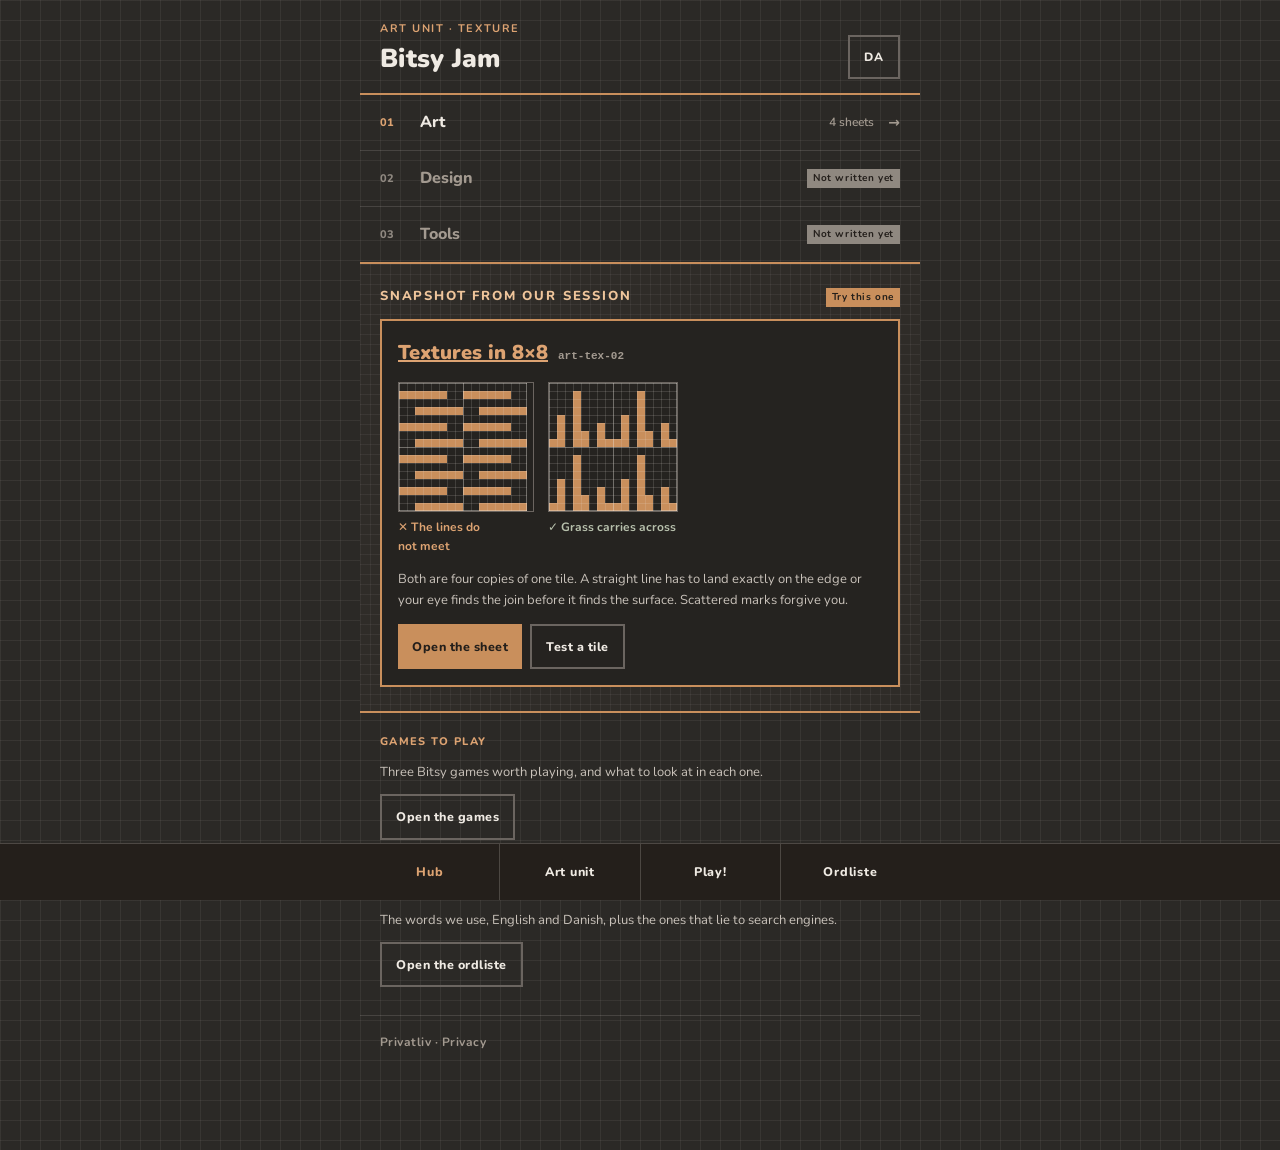
<file: index.html>
<!DOCTYPE html>
<html lang="en">
<head>
<meta charset="utf-8">
<meta name="viewport" content="width=device-width, initial-scale=1">
<title>Bitsy Jam — Art unit</title>
<meta name="description" content="Texture in 8×8 two-colour tiles. Worksheets, glossary and pupil evidence for the Bitsy Jam art unit.">
<link rel="preconnect" href="https://fonts.googleapis.com">
<link rel="preconnect" href="https://fonts.gstatic.com" crossorigin>
<link href="https://fonts.googleapis.com/css2?family=Nunito:wght@400;600;700;800;900&display=swap" rel="stylesheet">
<link rel="stylesheet" href="css/tokens.css">
<link rel="stylesheet" href="css/portal.css">
</head>
<body>
<a class="skip-link" href="#sheets" data-i18n="skip">Skip to sheet index</a>

<div class="shell">

  <header class="masthead">
    <div class="masthead__titles">
      <span class="eyebrow" data-i18n="hub.eyebrow">Art unit · Texture</span>
      <h1 data-i18n="hub.title">Bitsy Jam</h1>
    </div>
    <div class="lang">
      <button type="button" class="lang__btn" data-lang-toggle data-i18n-aria="lang.switch" aria-label="Switch to Danish"><span data-i18n="lang.other">DA</span></button>
    </div>
  </header>

  <nav class="sheets" id="sheets" aria-label="Topics">
    <a class="sheet" href="art.html">
      <span class="sheet__num">01</span>
      <span class="sheet__name" data-i18n="nav.art">Art</span>
      <span class="sheet__meta" data-i18n="nav.sheets4">4 sheets</span>
      <span class="sheet__chev" aria-hidden="true">→</span>
    </a>
    <div class="sheet sheet--pending">
      <span class="sheet__num">02</span>
      <span class="sheet__name" data-i18n="nav.design">Design</span>
      <span class="stamp" data-i18n="nav.pending">Not written yet</span>
    </div>
    <div class="sheet sheet--pending">
      <span class="sheet__num">03</span>
      <span class="sheet__name" data-i18n="nav.tools">Tools</span>
      <span class="stamp" data-i18n="nav.pending">Not written yet</span>
    </div>
  </nav>

  <!-- SNAPSHOT: one card, always the most recent session. After teaching, edit the
       three things below — the title/slug, the two demo tiles, and the note. Older
       sessions do not accumulate here; they live on their own sheet page. -->
  <section class="band band--key" id="session" aria-labelledby="session-h">
    <div class="band__headrow">
      <h2 class="band__head" id="session-h" data-i18n="session.head">Snapshot from our session</h2>
      <span class="stamp stamp--accent" data-i18n="session.stamp">Try this one</span>
    </div>

    <article class="activity activity--key">
      <div class="activity__head">
        <h3><a href="art-tex-02.html" data-i18n="activity.title">Textures in 8×8</a></h3>
        <span class="activity__slug">art-tex-02</span>
      </div>

      <div class="pair">
        <figure class="pair__reject">
          <div class="pair__frame">
            <canvas data-tile="lines" data-scale="8" data-repeat="2" data-grid="true" role="img"
                    aria-label="A tile of straight horizontal lines repeated four times; each line stops short of the edge so the lines do not meet at the join"></canvas>
          </div>
          <figcaption data-i18n="pair.reject">✕ The lines do not meet</figcaption>
        </figure>
        <figure class="pair__keeper">
          <div class="pair__frame">
            <canvas data-tile="grass" data-scale="8" data-repeat="2" data-grid="true" role="img"
                    aria-label="A tile of scattered grass blades repeated four times; the blades carry across the join"></canvas>
          </div>
          <figcaption data-i18n="pair.keeper">✓ Grass carries across</figcaption>
        </figure>
      </div>
      <p class="note" data-i18n="pair.note">Both are four copies of one tile. A straight line has to land exactly on the edge or your eye finds the join before it finds the surface. Scattered marks forgive you.</p>

      <div class="actions">
        <a class="btn btn--primary" href="art-tex-02.html">Open the sheet</a>
        <a class="btn btn--ghost" href="art-deep.html#tex-tool">Test a tile</a>
      </div>
    </article>
  </section>

  <section class="band" id="play" aria-labelledby="play-h">
    <h2 class="band__head" id="play-h" data-i18n="play.hub.head">Games to play</h2>
    <p class="note" data-i18n="play.hub.lead">Three Bitsy games worth playing, and what to look at in each one.</p>
    <div class="actions">
      <a class="btn btn--ghost" href="play.html" data-i18n="play.hub.btn">Open the games</a>
    </div>
  </section>

  <section class="band" id="glossary" aria-labelledby="gloss-h">
    <h2 class="band__head" id="gloss-h" data-i18n="gloss.head">Ordliste · Glossary</h2>
    <p class="note">The words we use, English and Danish, plus the ones that lie to search engines.</p>
    <div class="actions">
      <a class="btn btn--ghost" href="glossary.html">Open the ordliste</a>
    </div>
  </section>

  <footer class="siteft">
    <a href="privacy.html">Privatliv &middot; Privacy</a>
  </footer>

</div>

<nav class="tabbar" aria-label="Portal">
  <div class="tabbar__inner">
    <a href="#sheets" aria-current="page" data-i18n="bar.sheets">Hub</a>
    <a href="art.html" data-i18n="bar.art">Art unit</a>
    <a href="play.html" data-i18n="bar.play">Play!</a>
    <a href="glossary.html" data-i18n="bar.gloss">Ordliste</a>
  </div>
</nav>

<script src="js/i18n.js"></script>
<script src="js/sprites.js"></script>
</body>
</html>
</file>
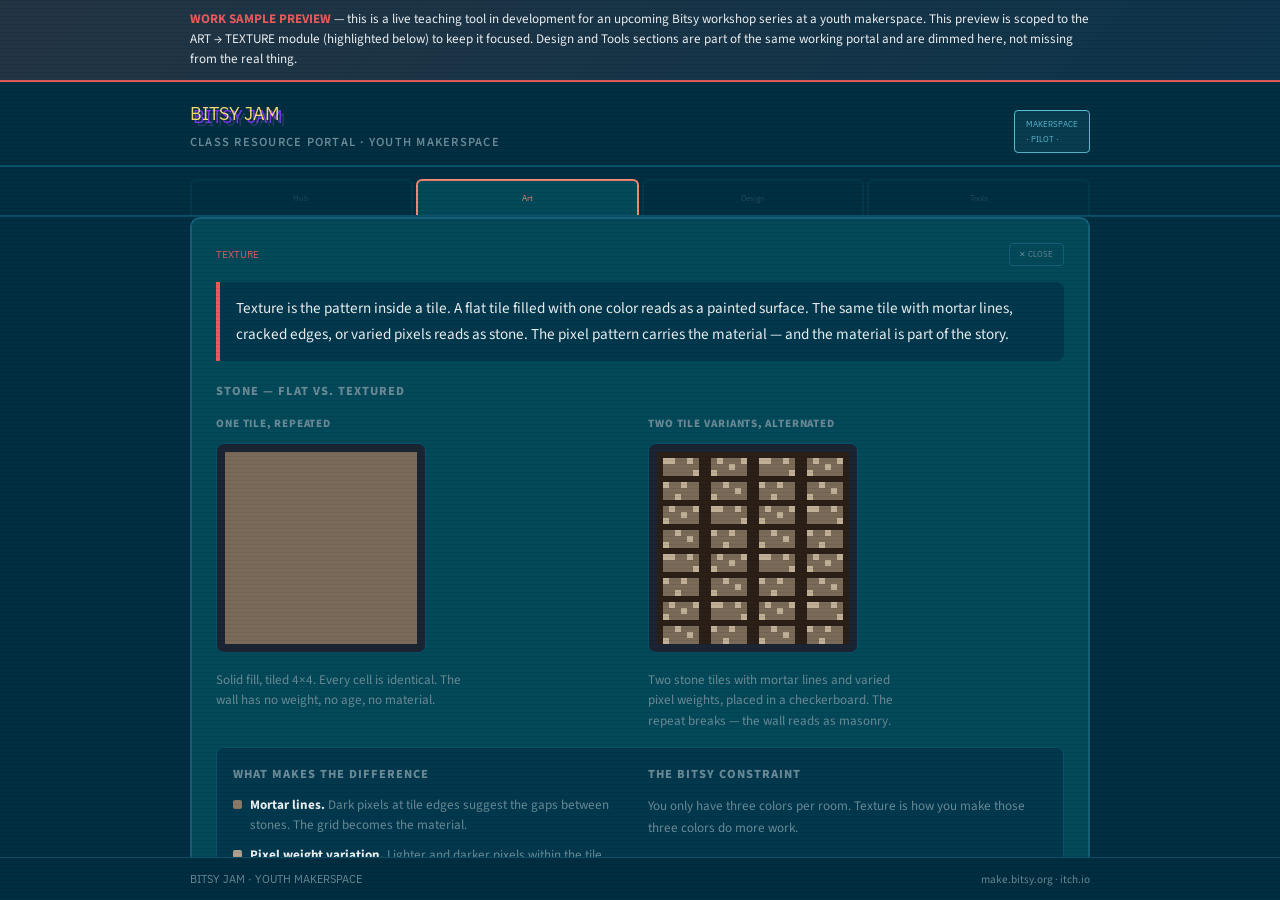
<file: Index.html>
<!DOCTYPE html>
<html lang="en">
<head>
<meta charset="UTF-8">
<meta name="viewport" content="width=device-width, initial-scale=1.0">
<title>Bitsy Jam — Class Portal</title>
<link href="https://fonts.googleapis.com/css2?family=IBM+Plex+Sans:wght@400;600;700&family=Source+Sans+3:wght@400;600;700&display=swap" rel="stylesheet">
<style>
:root {
  --bg-page: #012E40;
  --bg-surface: #034959;
  --bg-card: #02384D;
  --bg-input: #02384D;
  --border-subtle: #0A5068;
  --border-mid: #14607A;

  --pixel-purple: #9784D9;
  --pixel-cyan: #5BBCD6;
  --pixel-yellow: #F2DD72;
  --pixel-green: #7CD9A0;
  --pixel-pink: #F28972;
  --pixel-orange: #E85B5B;

  --text-body: #C5D1D8;
  --text-strong: #EDF0F2;
  --text-muted: #6B8A97;

  --font-pixel: 'IBM Plex Sans', sans-serif;
  --font-body: 'Source Sans 3', sans-serif;
}

* { margin: 0; padding: 0; box-sizing: border-box; }
html { height: 100%; scroll-behavior: smooth; }
body {
  font-family: var(--font-body);
  background: var(--bg-page);
  color: var(--text-body);
  line-height: 1.7;
  height: 100vh;
  display: flex;
  flex-direction: column;
  overflow: hidden;
}

/* ── SCANLINE OVERLAY ── */
body::before {
  content: '';
  position: fixed;
  inset: 0;
  background: repeating-linear-gradient(
    0deg,
    transparent,
    transparent 3px,
    rgba(0,0,0,0.07) 3px,
    rgba(0,0,0,0.07) 4px
  );
  pointer-events: none;
  z-index: 9999;
}

/* ── HEADER ── */
.page-header {
  padding: 1.25rem 2rem 0 2rem;
  flex-shrink: 0;
  border-bottom: 2px solid var(--border-subtle);
  background: linear-gradient(180deg, rgba(1,46,64,1) 0%, rgba(1,46,64,0.9) 100%);
}
.header-inner { max-width: 900px; margin: 0 auto; display: flex; align-items: flex-end; justify-content: space-between; padding-bottom: 0.75rem; }
.header-left {}
.site-title {
  font-family: var(--font-pixel);
  color: var(--pixel-yellow);
  font-size: 1.1rem;
  line-height: 1.4;
  text-shadow: 3px 3px 0 #7c3aed, 6px 6px 0 rgba(120,100,170,0.3);
  margin-bottom: 0.35rem;
}
.site-subtitle {
  font-family: var(--font-body);
  color: var(--text-muted);
  font-size: 0.78rem;
  font-weight: 600;
  text-transform: uppercase;
  letter-spacing: 0.1em;
}
.session-badge {
  font-family: var(--font-pixel);
  font-size: 0.5rem;
  color: var(--pixel-cyan);
  background: rgba(91,188,214,0.1);
  border: 1px solid var(--pixel-cyan);
  padding: 0.4rem 0.7rem;
  border-radius: 4px;
  line-height: 1.8;
}

/* ── TAB BAR ── */
.tab-bar {
  padding: 0 2rem;
  flex-shrink: 0;
  overflow-x: auto;
  scrollbar-width: none;
  background: var(--bg-page);
}
.tab-bar::-webkit-scrollbar { display: none; }
.tab-bar-inner {
  max-width: 900px;
  margin: 0 auto;
  display: flex;
  gap: 3px;
  padding-top: 0.75rem;
}
.tab-btn {
  font-family: var(--font-pixel);
  font-size: 0.5rem;
  padding: 0.65rem 1rem;
  border: 2px solid var(--border-subtle);
  border-bottom: none;
  border-radius: 6px 6px 0 0;
  background: rgba(2,56,77,0.4);
  color: var(--text-muted);
  cursor: pointer;
  transition: all 0.15s;
  white-space: nowrap;
  flex: 1;
  text-align: center;
  line-height: 1.6;
}
.tab-btn:hover { background: var(--bg-surface); color: var(--text-body); border-color: var(--border-mid); }
.tab-btn.active { background: var(--bg-surface); color: var(--pixel-yellow); border-color: var(--pixel-yellow); }
.tab-btn.active.art { color: var(--pixel-pink); border-color: var(--pixel-pink); }
.tab-btn.active.design { color: var(--pixel-green); border-color: var(--pixel-green); }
.tab-btn.active.tools { color: var(--pixel-cyan); border-color: var(--pixel-cyan); }
.tab-btn.stub { opacity: 0.5; }

/* ── CONTENT WRAPPER ── */
.tab-content-wrapper {
  flex: 1;
  overflow: hidden;
  border-top: 2px solid var(--border-subtle);
}
.tab-panel {
  display: none;
  height: 100%;
  overflow-y: auto;
  padding: 1.5rem 2rem 3rem 2rem;
  scrollbar-width: thin;
  scrollbar-color: var(--border-mid) transparent;
}
.tab-panel::-webkit-scrollbar { width: 5px; }
.tab-panel::-webkit-scrollbar-thumb { background: var(--border-mid); border-radius: 3px; }
.tab-panel.active { display: block; }
.tab-panel-inner { max-width: 900px; margin: 0 auto; }

/* ── TYPOGRAPHY ── */
h2 {
  font-family: var(--font-pixel);
  font-size: 0.75rem;
  line-height: 1.8;
  margin: 0 0 1rem 0;
  color: var(--pixel-yellow);
}
h3 {
  font-family: var(--font-body);
  font-size: 1rem;
  font-weight: 800;
  color: var(--text-strong);
  margin: 1.25rem 0 0.5rem 0;
  text-transform: uppercase;
  letter-spacing: 0.05em;
}
p { margin-bottom: 1rem; font-size: 1rem; }
strong { color: var(--text-strong); }

/* ── HUB TAB ── */
.hub-intro {
  background: linear-gradient(135deg, rgba(151,132,217,0.12), rgba(91,188,214,0.06));
  border: 2px solid var(--pixel-purple);
  border-radius: 10px;
  padding: 1.25rem 1.5rem;
  margin-bottom: 1.5rem;
}
.hub-intro p { margin: 0; font-size: 1.05rem; color: var(--text-strong); }

.nav-grid {
  display: grid;
  grid-template-columns: repeat(3, 1fr);
  gap: 0.75rem;
  margin: 1.25rem 0;
}
.nav-card {
  background: var(--bg-card);
  border: 2px solid var(--border-subtle);
  border-radius: 10px;
  padding: 1.1rem;
  cursor: pointer;
  transition: all 0.2s;
  text-align: center;
}
.nav-card:hover { transform: translateY(-2px); }
.nav-card.art { border-color: var(--pixel-pink); }
.nav-card.art:hover { background: rgba(242,137,114,0.08); box-shadow: 0 4px 20px rgba(242,137,114,0.2); }
.nav-card.design { border-color: var(--pixel-green); }
.nav-card.design:hover { background: rgba(124,217,160,0.08); box-shadow: 0 4px 20px rgba(124,217,160,0.2); }
.nav-card.tools { border-color: var(--pixel-cyan); }
.nav-card.tools:hover { background: rgba(91,188,214,0.08); box-shadow: 0 4px 20px rgba(91,188,214,0.2); }
.nav-card-icon { font-size: 1.8rem; margin-bottom: 0.5rem; }
.nav-card-title {
  font-family: var(--font-pixel);
  font-size: 0.5rem;
  line-height: 1.8;
  margin-bottom: 0.35rem;
}
.nav-card.art .nav-card-title { color: var(--pixel-pink); }
.nav-card.design .nav-card-title { color: var(--pixel-green); }
.nav-card.tools .nav-card-title { color: var(--pixel-cyan); }
.nav-card-desc { font-size: 0.8rem; color: var(--text-muted); line-height: 1.4; }

.qr-row {
  display: flex;
  align-items: center;
  gap: 1.5rem;
  background: var(--bg-surface);
  border: 1px solid var(--border-subtle);
  border-radius: 10px;
  padding: 1.1rem 1.25rem;
  margin-top: 1.25rem;
}
.qr-placeholder {
  width: 80px;
  height: 80px;
  border: 2px solid var(--pixel-yellow);
  border-radius: 6px;
  display: flex;
  align-items: center;
  justify-content: center;
  flex-shrink: 0;
  background: var(--bg-card);
  font-size: 1.5rem;
}
.qr-text { font-size: 0.9rem; }
.qr-text strong { color: var(--pixel-yellow); display: block; margin-bottom: 0.2rem; }
.qr-url {
  font-family: var(--font-pixel);
  font-size: 0.45rem;
  color: var(--pixel-cyan);
  line-height: 2;
  word-break: break-all;
}

/* ── ART TAB: TERM CARDS ── */
.term-grid {
  display: grid;
  grid-template-columns: repeat(2, 1fr);
  gap: 0.75rem;
  margin-bottom: 1.5rem;
}
.term-card {
  background: var(--bg-card);
  border: 2px solid var(--border-subtle);
  border-radius: 10px;
  padding: 1.1rem;
  cursor: pointer;
  transition: all 0.2s;
  position: relative;
  overflow: hidden;
}
.term-card::before {
  content: '';
  position: absolute;
  top: 0; left: 0; right: 0;
  height: 3px;
}
.term-card.texture::before { background: var(--pixel-orange); }
.term-card.scale::before { background: var(--pixel-cyan); }
.term-card.perspective::before { background: var(--pixel-purple); }
.term-card.color::before { background: var(--pixel-pink); }

.term-card:hover { transform: translateY(-2px); border-color: var(--border-mid); }
.term-card.active { border-color: var(--border-mid); }
.term-card.texture.active { border-color: var(--pixel-orange); background: rgba(232,91,91,0.06); }
.term-card.scale.active { border-color: var(--pixel-cyan); background: rgba(91,188,214,0.06); }
.term-card.perspective.active { border-color: var(--pixel-purple); background: rgba(151,132,217,0.06); }
.term-card.color.active { border-color: var(--pixel-pink); background: rgba(242,137,114,0.06); }

.term-label {
  font-family: var(--font-pixel);
  font-size: 0.55rem;
  line-height: 1.8;
  margin-bottom: 0.4rem;
}
.term-card.texture .term-label { color: var(--pixel-orange); }
.term-card.scale .term-label { color: var(--pixel-cyan); }
.term-card.perspective .term-label { color: var(--pixel-purple); }
.term-card.color .term-label { color: var(--pixel-pink); }

.term-teaser { font-size: 0.82rem; color: var(--text-muted); line-height: 1.4; }
.term-cta {
  font-size: 0.75rem;
  color: var(--text-muted);
  margin-top: 0.5rem;
  font-weight: 700;
  display: flex;
  align-items: center;
  gap: 0.3rem;
}
.term-card.active .term-cta { display: none; }

/* ── TERM DETAIL PANEL ── */
.term-detail {
  display: none;
  background: var(--bg-surface);
  border: 2px solid var(--border-mid);
  border-radius: 10px;
  padding: 1.5rem;
  margin-bottom: 1.5rem;
  animation: slideDown 0.2s ease;
}
.term-detail.visible { display: block; }
@keyframes slideDown { from { opacity: 0; transform: translateY(-8px); } to { opacity: 1; transform: translateY(0); } }

.term-detail-header {
  display: flex;
  align-items: center;
  justify-content: space-between;
  margin-bottom: 1rem;
}
.term-detail-title {
  font-family: var(--font-pixel);
  font-size: 0.65rem;
  line-height: 1.8;
}
.term-detail.texture .term-detail-title { color: var(--pixel-orange); }
.term-detail.scale .term-detail-title { color: var(--pixel-cyan); }
.term-detail.perspective .term-detail-title { color: var(--pixel-purple); }
.term-detail.color .term-detail-title { color: var(--pixel-pink); }

.close-btn {
  font-family: var(--font-pixel);
  font-size: 0.5rem;
  background: none;
  border: 1px solid var(--border-mid);
  color: var(--text-muted);
  cursor: pointer;
  padding: 0.35rem 0.6rem;
  border-radius: 4px;
  transition: all 0.15s;
}
.close-btn:hover { border-color: var(--pixel-pink); color: var(--pixel-pink); }

.definition-box {
  background: var(--bg-card);
  border-left: 4px solid;
  border-radius: 0 8px 8px 0;
  padding: 0.9rem 1rem;
  margin-bottom: 1.25rem;
  font-size: 0.95rem;
  color: var(--text-strong);
  line-height: 1.65;
}
.term-detail.texture .definition-box { border-color: var(--pixel-orange); }
.term-detail.scale .definition-box { border-color: var(--pixel-cyan); }
.term-detail.perspective .definition-box { border-color: var(--pixel-purple); }
.term-detail.color .definition-box { border-color: var(--pixel-pink); }

/* BEFORE / AFTER TOGGLE */
.ba-section { margin-bottom: 1.25rem; }
.ba-label {
  font-size: 0.78rem;
  font-weight: 800;
  text-transform: uppercase;
  letter-spacing: 0.08em;
  color: var(--text-muted);
  margin-bottom: 0.6rem;
}
.ba-toggle {
  display: flex;
  gap: 0;
  margin-bottom: 0.75rem;
  width: fit-content;
  border: 2px solid var(--border-mid);
  border-radius: 6px;
  overflow: hidden;
}
.ba-btn {
  font-family: var(--font-pixel);
  font-size: 0.45rem;
  padding: 0.45rem 0.85rem;
  border: none;
  background: transparent;
  color: var(--text-muted);
  cursor: pointer;
  line-height: 1.8;
  transition: all 0.15s;
}
.ba-btn.active { background: var(--border-mid); color: var(--text-strong); }
.ba-frame {
  background: var(--bg-card);
  border: 1px solid var(--border-subtle);
  border-radius: 8px;
  aspect-ratio: 16/9;
  display: flex;
  align-items: center;
  justify-content: center;
  position: relative;
  overflow: hidden;
}
.ba-placeholder {
  text-align: center;
  color: var(--text-muted);
  font-size: 0.8rem;
}
.ba-placeholder .icon { font-size: 2rem; margin-bottom: 0.5rem; }
.ba-placeholder .slot-label {
  font-family: var(--font-pixel);
  font-size: 0.4rem;
  line-height: 2;
  color: var(--border-mid);
}
.ba-img {
  width: 100%;
  height: 100%;
  object-fit: contain;
  display: none;
}
.ba-img.loaded { display: block; }

/* GALLERY */
.gallery-section { margin-bottom: 0.5rem; }
.gallery-label {
  font-size: 0.78rem;
  font-weight: 800;
  text-transform: uppercase;
  letter-spacing: 0.08em;
  color: var(--text-muted);
  margin-bottom: 0.6rem;
}
.gallery-grid {
  display: grid;
  grid-template-columns: repeat(3, 1fr);
  gap: 0.6rem;
}
.gallery-slot {
  background: var(--bg-card);
  border: 1px solid var(--border-subtle);
  border-radius: 8px;
  aspect-ratio: 1;
  display: flex;
  align-items: center;
  justify-content: center;
  overflow: hidden;
  cursor: pointer;
  transition: border-color 0.15s;
  position: relative;
}
.gallery-slot:hover { border-color: var(--border-mid); }
.gallery-slot img {
  width: 100%; height: 100%;
  object-fit: cover;
  display: none;
  image-rendering: pixelated;
}
.gallery-slot img.loaded { display: block; }
.gallery-slot-placeholder {
  text-align: center;
  color: var(--border-mid);
  font-size: 0.7rem;
}
.gallery-slot-placeholder .slot-icon { font-size: 1.3rem; margin-bottom: 0.25rem; }
.gallery-slot-placeholder .slot-num {
  font-family: var(--font-pixel);
  font-size: 0.38rem;
  line-height: 2;
}
.gallery-caption {
  position: absolute;
  bottom: 0; left: 0; right: 0;
  background: rgba(1,46,64,0.85);
  font-size: 0.65rem;
  padding: 0.25rem 0.4rem;
  color: var(--text-muted);
  display: none;
}
.gallery-slot:hover .gallery-caption { display: block; }

/* ── STUB TABS ── */
.stub-message {
  text-align: center;
  padding: 3rem 1rem;
}
.stub-icon { font-size: 3rem; margin-bottom: 1rem; }
.stub-title {
  font-family: var(--font-pixel);
  font-size: 0.6rem;
  line-height: 1.8;
  color: var(--text-muted);
  margin-bottom: 0.75rem;
}
.stub-desc { font-size: 0.9rem; color: var(--text-muted); max-width: 420px; margin: 0 auto; }

.coming-soon-grid {
  display: grid;
  grid-template-columns: 1fr 1fr;
  gap: 0.75rem;
  max-width: 520px;
  margin: 1.5rem auto 0;
}
.coming-card {
  background: var(--bg-card);
  border: 1px dashed var(--border-mid);
  border-radius: 8px;
  padding: 0.9rem;
  text-align: center;
}
.coming-card-label {
  font-family: var(--font-pixel);
  font-size: 0.42rem;
  line-height: 1.8;
  color: var(--text-muted);
  margin-bottom: 0.3rem;
}
.coming-card-icon { font-size: 1.3rem; }

/* ── TOOL CARDS ── */
.tools-section-label {
  font-family: var(--font-pixel);
  font-size: 0.5rem;
  line-height: 1.8;
  color: var(--text-muted);
  text-transform: uppercase;
  letter-spacing: 0.08em;
  margin: 1.5rem 0 0.75rem 0;
  padding-bottom: 0.4rem;
  border-bottom: 1px solid var(--border-subtle);
}
.tools-section-label:first-child { margin-top: 0; }

.tool-card {
  background: var(--bg-card);
  border: 2px solid var(--border-subtle);
  border-radius: 10px;
  padding: 1rem 1.1rem;
  margin-bottom: 0.65rem;
  display: grid;
  grid-template-columns: auto 1fr auto;
  gap: 0.85rem;
  align-items: start;
  transition: border-color 0.15s;
}
.tool-card:hover { border-color: var(--border-mid); }
.tool-card.primary { border-color: var(--pixel-cyan); }
.tool-card.gif-win { border-left: 3px solid var(--pixel-yellow); }
.tool-card.gif-mac { border-left: 3px solid var(--pixel-green); }
.tool-card.gif-linux { border-left: 3px solid var(--pixel-purple); }
.tool-card.pending { opacity: 0.6; border-style: dashed; }

.tool-icon-col { font-size: 1.6rem; padding-top: 0.1rem; }

.tool-info {}
.tool-name {
  font-family: var(--font-pixel);
  font-size: 0.5rem;
  line-height: 1.8;
  color: var(--text-strong);
  margin-bottom: 0.2rem;
}
.tool-card.primary .tool-name { color: var(--pixel-cyan); }
.tool-desc { font-size: 0.85rem; color: var(--text-body); line-height: 1.5; margin-bottom: 0.4rem; }
.tool-tags { display: flex; flex-wrap: wrap; gap: 0.3rem; }
.tool-tag {
  font-size: 0.68rem;
  font-weight: 700;
  padding: 0.15rem 0.45rem;
  border-radius: 4px;
  background: var(--bg-surface);
  border: 1px solid var(--border-mid);
  color: var(--text-muted);
}
.tool-tag.free { border-color: var(--pixel-green); color: var(--pixel-green); }
.tool-tag.browser { border-color: var(--pixel-cyan); color: var(--pixel-cyan); }
.tool-tag.win { border-color: var(--pixel-yellow); color: var(--pixel-yellow); }
.tool-tag.mac { border-color: var(--pixel-orange); color: var(--pixel-orange); }
.tool-tag.linux { border-color: var(--pixel-purple); color: var(--pixel-purple); }
.tool-tag.pending { border-color: var(--border-mid); color: var(--text-muted); font-style: italic; }
.tool-tag.source { border-color: var(--border-mid); color: var(--text-muted); }

.tool-right { display: flex; flex-direction: column; align-items: flex-end; gap: 0.5rem; min-width: 110px; }
.tool-link {
  font-family: var(--font-pixel);
  font-size: 0.4rem;
  line-height: 1.8;
  color: var(--pixel-cyan);
  text-decoration: none;
  background: rgba(91,188,214,0.08);
  border: 1px solid rgba(91,188,214,0.3);
  padding: 0.3rem 0.6rem;
  border-radius: 4px;
  transition: all 0.15s;
  white-space: nowrap;
}
.tool-link:hover { background: rgba(91,188,214,0.15); border-color: var(--pixel-cyan); }
.tool-link.disabled { color: var(--text-muted); background: none; border-color: var(--border-subtle); pointer-events: none; }
.tool-prompt {
  font-size: 0.72rem;
  color: var(--text-muted);
  font-style: italic;
  line-height: 1.4;
  text-align: right;
  max-width: 140px;
}
.tool-prompt strong { color: var(--pixel-yellow); font-style: normal; font-size: 0.65rem; display: block; margin-bottom: 0.15rem; }

.platform-note {
  background: var(--bg-surface);
  border-left: 3px solid var(--border-mid);
  border-radius: 0 6px 6px 0;
  padding: 0.6rem 0.85rem;
  font-size: 0.82rem;
  color: var(--text-muted);
  margin-bottom: 1rem;
  line-height: 1.5;
}
.platform-note strong { color: var(--text-body); }

.pending-note {
  background: rgba(232,91,91,0.07);
  border: 1px dashed var(--pixel-orange);
  border-radius: 8px;
  padding: 0.75rem 1rem;
  font-size: 0.82rem;
  color: var(--text-muted);
  margin-bottom: 1rem;
  line-height: 1.5;
}
.pending-note strong { color: var(--pixel-orange); }

/* ── SCALE EXAMPLE ── */
.scale-example-wrap { margin-bottom: 1rem; }
.scale-toggle-row { display: flex; gap: 0; margin-bottom: 0.75rem; width: fit-content; }
.scale-toggle-row .ba-btn { font-family: var(--font-pixel); font-size: 0.42rem; line-height: 1.8; }
.scale-panels { display: flex; gap: 1rem; flex-wrap: wrap; margin-bottom: 1rem; }
.scale-panel { flex: 1; min-width: 220px; }
.scale-scene-wrap { position: relative; display: inline-block; background: #1a2433; border: 1px solid var(--border-subtle); border-radius: 8px; padding: 8px; }
.scale-scene-wrap canvas { image-rendering: pixelated; image-rendering: crisp-edges; display: block; }
.sc-label-layer { position: absolute; top: 8px; left: 8px; pointer-events: none; }
.sc-el-label { position: absolute; font-family: var(--font-body); font-size: 11px; font-weight: 700; color: #fff; background: rgba(0,0,0,0.72); padding: 1px 5px; border-radius: 3px; white-space: nowrap; display: none; }
.sc-labels-on .sc-el-label { display: block; }
.scale-panel-desc { font-size: 0.82rem; color: var(--text-muted); margin-top: 0.5rem; line-height: 1.55; max-width: 252px; }
.scale-notes { display: flex; gap: 1rem; flex-wrap: wrap; background: var(--bg-card); border-radius: 8px; padding: 1rem; border: 1px solid var(--border-subtle); }
.scale-note-col { flex: 1; min-width: 180px; }
.sc-note-item { display: flex; gap: 8px; margin-bottom: 0.6rem; align-items: flex-start; }
.sc-dot { width: 9px; height: 9px; border-radius: 2px; flex-shrink: 0; margin-top: 5px; }
.sc-note-txt { font-size: 0.82rem; color: var(--text-muted); line-height: 1.55; }
.sc-note-txt strong { color: var(--text-strong); }

/* ── TEXTURE WIDGET ── */
.tx-widget { background: var(--bg-card); border: 1px solid var(--border-subtle); border-radius: 10px; padding: 1rem; }
.tx-pal-row { display: flex; gap: 10px; align-items: center; flex-wrap: wrap; margin-bottom: 0.85rem; }
.tx-sg { display: flex; align-items: center; gap: 5px; }
.tx-sl { font-size: 0.78rem; color: var(--text-muted); }
.tx-sw { width: 20px; height: 20px; border-radius: 4px; border: 1px solid var(--border-mid); cursor: pointer; display: inline-block; position: relative; flex-shrink: 0; }
.tx-sw input[type=color] { opacity: 0; position: absolute; inset: 0; width: 100%; height: 100%; cursor: pointer; border: none; padding: 0; }
.tx-main-row { display: flex; gap: 1rem; flex-wrap: wrap; }
.tx-col { flex: 1; min-width: 170px; }
.tx-col-label { font-size: 0.75rem; font-weight: 700; color: var(--text-muted); text-transform: uppercase; letter-spacing: 0.06em; margin-bottom: 0.5rem; }
.tx-color-btns { display: flex; gap: 4px; flex-wrap: wrap; margin-bottom: 0.5rem; }
.tx-cb { font-size: 0.7rem; padding: 3px 8px; border-radius: 4px; border: 1px solid var(--border-mid); cursor: pointer; background: none; color: var(--text-muted); transition: all 0.1s; }
.tx-cb.on { font-weight: 700; }
.tx-clear { font-size: 0.7rem; padding: 3px 8px; border-radius: 4px; border: 1px solid var(--border-subtle); cursor: pointer; background: none; color: var(--text-muted); margin-left: auto; }
.tx-ref-note { font-size: 0.75rem; color: var(--text-muted); line-height: 1.5; margin-top: 5px; }
.tx-save-btn { display: flex; align-items: center; gap: 5px; font-size: 0.75rem; padding: 5px 12px; border-radius: 6px; border: 1px solid var(--pixel-orange); background: rgba(232,91,91,0.08); color: var(--pixel-orange); cursor: pointer; font-weight: 600; margin-top: 0.75rem; width: 100%; justify-content: center; }

/* ── FOOTER ── */
.context-footer {
  background: rgba(1,46,64,0.8);
  border-top: 1px solid var(--border-subtle);
  padding: 0.6rem 2rem;
  flex-shrink: 0;
}
.context-footer-inner { max-width: 900px; margin: 0 auto; display: flex; justify-content: space-between; align-items: center; }
.context-footer p { font-size: 0.7rem; color: var(--text-muted); margin: 0; }
.footer-tag {
  font-family: var(--font-pixel);
  font-size: 0.38rem;
  color: var(--pixel-purple);
  line-height: 2;
}

/* ── RESPONSIVE ── */
@media (max-width: 640px) {
  .page-header { padding: 1rem 1rem 0 1rem; }
  .site-title { font-size: 0.75rem; }
  .tab-bar { padding: 0 0.5rem; }
  .tab-btn { font-size: 0.4rem; padding: 0.5rem 0.6rem; }
  .tab-panel { padding: 1rem 1rem 2rem 1rem; }
  .nav-grid { grid-template-columns: 1fr; }
  .term-grid { grid-template-columns: 1fr; }
  .gallery-grid { grid-template-columns: repeat(2, 1fr); }
  .coming-soon-grid { grid-template-columns: 1fr; }
}

/* ── WORK-SAMPLE PREVIEW SCOPE (added for portfolio sample only) ── */
.sample-banner {
  background: linear-gradient(135deg, rgba(232,91,91,0.15), rgba(151,132,217,0.08));
  border-bottom: 2px solid var(--pixel-orange);
  padding: 0.65rem 2rem;
  flex-shrink: 0;
  font-size: 0.82rem;
  color: var(--text-strong);
  line-height: 1.5;
}
.sample-banner-inner { max-width: 900px; margin: 0 auto; }
.sample-banner strong { color: var(--pixel-orange); }
.tab-btn.locked { opacity: 0.3; pointer-events: none; cursor: not-allowed; }
.tab-btn.spotlight { animation: spotlightPulsePink 1.8s ease-in-out infinite; }
@keyframes spotlightPulsePink {
  0%, 100% { box-shadow: 0 0 0 0 rgba(242,137,114,0.55); }
  50% { box-shadow: 0 0 14px 4px rgba(242,137,114,0.55); }
}
.term-card.locked { opacity: 0.28; pointer-events: none; filter: grayscale(70%); }
.term-card.spotlight { animation: spotlightPulseOrange 1.8s ease-in-out infinite; }
@keyframes spotlightPulseOrange {
  0%, 100% { box-shadow: 0 0 0 0 rgba(232,91,91,0.55); }
  50% { box-shadow: 0 0 14px 4px rgba(232,91,91,0.55); }
}
</style>
</head>
<body>

<div class="sample-banner">
  <div class="sample-banner-inner">
    <strong>WORK SAMPLE PREVIEW</strong> — this is a live teaching tool in development for an upcoming Bitsy workshop series at a youth makerspace. This preview is scoped to the ART &rarr; TEXTURE module (highlighted below) to keep it focused. Design and Tools sections are part of the same working portal and are dimmed here, not missing from the real thing.
  </div>
</div>

<div class="page-header">
  <div class="header-inner">
    <div class="header-left">
      <div class="site-title">BITSY JAM</div>
      <div class="site-subtitle">Class Resource Portal · Youth Makerspace</div>
    </div>
    <div class="session-badge">MAKERSPACE<br>· PILOT ·</div>
  </div>
</div>

<div class="tab-bar">
  <div class="tab-bar-inner">
    <button class="tab-btn active" data-tab="hub">Hub</button>
    <button class="tab-btn art" data-tab="art">Art</button>
    <button class="tab-btn design stub" data-tab="design">Design</button>
    <button class="tab-btn tools stub" data-tab="tools">Tools</button>
  </div>
</div>

<div class="tab-content-wrapper">

  <!-- ══ HUB ══ -->
  <div class="tab-panel active" id="tab-hub">
    <div class="tab-panel-inner">

      <div class="hub-intro">
        <p>This is your reference for everything we cover in class. Pick a topic to go deeper, or use it to catch up on something you missed.</p>
      </div>

      <h2>WHAT'S IN HERE</h2>

      <div class="nav-grid">
        <div class="nav-card art" onclick="switchTab('art')">
          <div class="nav-card-icon">🎨</div>
          <div class="nav-card-title">ART</div>
          <div class="nav-card-desc">Pixel art techniques for building worlds in Bitsy. Texture, scale, color, and how perspective works at 8×8.</div>
        </div>
        <div class="nav-card design" onclick="switchTab('design')">
          <div class="nav-card-icon">✏️</div>
          <div class="nav-card-title">DESIGN</div>
          <div class="nav-card-desc">Game poetry, player point of view, and how small decisions change what a game means.</div>
        </div>
        <div class="nav-card tools" onclick="switchTab('tools')">
          <div class="nav-card-icon">🛠️</div>
          <div class="nav-card-title">TOOLS</div>
          <div class="nav-card-desc">Bitsy tutorials, community games to play, and trusted places to learn more.</div>
        </div>
      </div>

      <div class="qr-row">
        <div class="qr-placeholder">📱</div>
        <div class="qr-text">
          <strong>Follow along on your phone</strong>
          Scan to open this page on your own screen.
          <div class="qr-url">[ QR code will go here — add URL before first session ]</div>
        </div>
      </div>

    </div>
  </div>

  <!-- ══ ART ══ -->
  <div class="tab-panel" id="tab-art">
    <div class="tab-panel-inner">

      <div class="hub-intro" style="border-color: var(--pixel-pink); background: linear-gradient(135deg, rgba(242,137,114,0.1), rgba(151,132,217,0.05));">
        <p>Bitsy gives you an 8×8 grid and a three-color palette. Every choice you make inside those limits is a design decision. These four terms are how we talk about those choices.</p>
      </div>

      <h2>CLICK A TERM TO EXPLORE IT</h2>

      <div class="term-grid">
        <div class="term-card texture" id="card-texture" onclick="openTerm('texture')">
          <div class="term-label">TEXTURE</div>
          <div class="term-teaser">How patterns inside tiles make a surface feel rough, smooth, solid, or alive.</div>
          <div class="term-cta">→ See examples</div>
        </div>
        <div class="term-card scale" id="card-scale" onclick="openTerm('scale')">
          <div class="term-label">SCALE</div>
          <div class="term-teaser">How size tells the player what matters — and what doesn't.</div>
          <div class="term-cta">→ See examples</div>
        </div>
        <div class="term-card perspective" id="card-perspective" onclick="openTerm('perspective')">
          <div class="term-label">IMPLIED PERSPECTIVE</div>
          <div class="term-teaser">How a flat top-down grid can suggest depth, height, and distance.</div>
          <div class="term-cta">→ See examples</div>
        </div>
        <div class="term-card color" id="card-color" onclick="openTerm('color')">
          <div class="term-label">COLOR</div>
          <div class="term-teaser">Three colors. How you use them changes the mood of the whole world.</div>
          <div class="term-cta">→ See examples</div>
        </div>
      </div>

      <!-- TEXTURE DETAIL -->
      <div class="term-detail texture" id="detail-texture">
        <div class="term-detail-header">
          <div class="term-detail-title">TEXTURE</div>
          <button class="close-btn" onclick="closeTerm('texture')">✕ CLOSE</button>
        </div>

        <div class="definition-box">
          Texture is the pattern inside a tile. A flat tile filled with one color reads as a painted surface. The same tile with mortar lines, cracked edges, or varied pixels reads as stone. The pixel pattern carries the material — and the material is part of the story.
        </div>

        <!-- STONE EXAMPLE: two-panel -->
        <div class="scale-example-wrap">
          <div class="gallery-label" style="margin-bottom:0.75rem">Stone — flat vs. textured</div>
          <div class="scale-panels">
            <div class="scale-panel">
              <div class="gallery-label" style="font-size:0.7rem">One tile, repeated</div>
              <div class="scale-scene-wrap">
                <canvas id="tx-flat" width="32" height="32" style="width:192px;height:192px"></canvas>
              </div>
              <div class="scale-panel-desc">Solid fill, tiled 4×4. Every cell is identical. The wall has no weight, no age, no material.</div>
            </div>
            <div class="scale-panel">
              <div class="gallery-label" style="font-size:0.7rem">Two tile variants, alternated</div>
              <div class="scale-scene-wrap">
                <canvas id="tx-textured" width="32" height="32" style="width:192px;height:192px"></canvas>
              </div>
              <div class="scale-panel-desc">Two stone tiles with mortar lines and varied pixel weights, placed in a checkerboard. The repeat breaks — the wall reads as masonry.</div>
            </div>
          </div>

          <div class="scale-notes">
            <div class="scale-note-col">
              <div class="gallery-label" style="margin-bottom:0.6rem">What makes the difference</div>
              <div class="sc-note-item"><div class="sc-dot" style="background:#8a7a6a"></div><div class="sc-note-txt"><strong>Mortar lines.</strong> Dark pixels at tile edges suggest the gaps between stones. The grid becomes the material.</div></div>
              <div class="sc-note-item"><div class="sc-dot" style="background:#b0a090"></div><div class="sc-note-txt"><strong>Pixel weight variation.</strong> Lighter and darker pixels within the tile suggest uneven surface. Flat fills have none of this.</div></div>
              <div class="sc-note-item"><div class="sc-dot" style="background:#6a5a4a"></div><div class="sc-note-txt"><strong>Two variants, not one.</strong> A single textured tile repeated still reads as wallpaper. The second variant breaks the pattern.</div></div>
            </div>
            <div class="scale-note-col">
              <div class="gallery-label" style="margin-bottom:0.6rem">The Bitsy constraint</div>
              <div class="sc-note-txt" style="line-height:1.7">You only have three colors per room. Texture is how you make those three colors do more work.<br><br>A flat stone wall uses one color for the whole tile. A textured stone wall uses all three — background for mortar gaps, tile color for the stone face, highlight for edges catching light.<br><br>Same palette. Different arrangement. Different material.</div>
            </div>
          </div>
        </div>

        <!-- INTERACTIVE WIDGET -->
        <div class="gallery-label" style="margin:1.25rem 0 0.75rem">Try it out — draw your own tile</div>

        <div class="tx-widget">
          <div class="tx-pal-row">
            <div class="tx-sg"><div class="tx-sl">Background</div><div class="tx-sw" id="txsw-bg" style="background:#2a2018"><input type="color" id="tx-col-bg" value="#2a2018" oninput="txSetPal()"></div></div>
            <div class="tx-sg"><div class="tx-sl">Tile</div><div class="tx-sw" id="txsw-tile" style="background:#7a6a58"><input type="color" id="tx-col-tile" value="#7a6a58" oninput="txSetPal()"></div></div>
            <div class="tx-sg"><div class="tx-sl">Highlight</div><div class="tx-sw" id="txsw-sp" style="background:#c0b098"><input type="color" id="tx-col-sp" value="#c0b098" oninput="txSetPal()"></div></div>
            <button class="close-btn" onclick="txResetPal()" style="font-size:0.38rem">Reset</button>
          </div>

          <div class="tx-main-row">
            <div class="tx-col">
              <div class="tx-col-label">Draw — 8×8</div>
              <div class="tx-color-btns" id="tx-cbgroup">
                <button class="tx-cb on" data-c="0" onclick="txSetColor(0,this)">Background</button>
                <button class="tx-cb" data-c="1" onclick="txSetColor(1,this)">Tile</button>
                <button class="tx-cb" data-c="2" onclick="txSetColor(2,this)">Highlight</button>
                <button class="tx-clear" onclick="txClear()">Clear</button>
              </div>
              <div class="scale-scene-wrap">
                <canvas id="tx-draw" width="8" height="8" style="width:160px;height:160px;cursor:crosshair"></canvas>
              </div>

              <div class="tx-col-label" style="margin-top:0.75rem">Reference tiles</div>
              <div class="ba-toggle" style="margin-bottom:0.5rem">
                <button class="ba-btn active" id="txref-flat" onclick="txLoadRef('flat',this)">Flat</button>
                <button class="ba-btn" id="txref-a" onclick="txLoadRef('a',this)">Stone A</button>
                <button class="ba-btn" id="txref-b" onclick="txLoadRef('b',this)">Stone B</button>
              </div>
              <div class="scale-scene-wrap">
                <canvas id="tx-ref" width="8" height="8" style="width:80px;height:80px"></canvas>
              </div>
              <div class="tx-ref-note" id="tx-ref-note">Flat fill — one color, no pattern.</div>
            </div>

            <div class="tx-col">
              <div class="tx-col-label">4×4 tile repeat</div>
              <div class="ba-toggle" style="margin-bottom:0.5rem">
                <button class="ba-btn active" id="txrp-mine" onclick="txSetRepeat('mine',this)">Your tile</button>
                <button class="ba-btn" id="txrp-alt" onclick="txSetRepeat('alt',this)">Stone A + B</button>
              </div>
              <div class="scale-scene-wrap">
                <canvas id="tx-repeat" width="32" height="32" style="width:192px;height:192px"></canvas>
              </div>
              <div class="tx-ref-note" id="tx-repeat-note">Your drawn tile repeated. Does the pattern read as texture or wallpaper?</div>

              <button class="tx-save-btn" onclick="txSave()">↓ Save as PNG — paste to Discord</button>
              <div class="tx-ref-note" style="margin-top:4px">On mobile: save to camera roll, then attach in Discord.</div>
            </div>
          </div>
        </div>

        <div class="gallery-section" style="margin-top:1.25rem">
          <div class="gallery-label">Examples from class</div>
          <div class="gallery-grid">
            <div class="gallery-slot">
              <div class="gallery-slot-placeholder">
                <div class="slot-icon">🧱</div>
                <div class="slot-num">IMG 1</div>
              </div>
              <div class="gallery-caption">Stone wall variant</div>
            </div>
            <div class="gallery-slot">
              <div class="gallery-slot-placeholder">
                <div class="slot-icon">🌊</div>
                <div class="slot-num">IMG 2</div>
              </div>
              <div class="gallery-caption">Rippled water tile</div>
            </div>
            <div class="gallery-slot">
              <div class="gallery-slot-placeholder">
                <div class="slot-icon">🌿</div>
                <div class="slot-num">IMG 3</div>
              </div>
              <div class="gallery-caption">Grass with variation</div>
            </div>
          </div>
        </div>
      </div>

      <!-- SCALE DETAIL -->
      <div class="term-detail scale" id="detail-scale">
        <div class="term-detail-header">
          <div class="term-detail-title">SCALE</div>
          <button class="close-btn" onclick="closeTerm('scale')">✕ CLOSE</button>
        </div>

        <div class="definition-box">
          Every Bitsy tile is 8×8 pixels — the grid never changes. But an element can claim one tile or many. A door that spans two tiles reads as something you walk through. A door that's the same size as the player reads as a wall mark. Scale is a compositional decision, not a drawing one. The player is the fixed reference point. Everything else is large or small relative to it.
        </div>

        <!-- TWO-PANEL SCALE EXAMPLE -->
        <div class="scale-example-wrap">
          <div class="scale-toggle-row">
            <button class="ba-btn active" id="scale-lbl-on" onclick="setScaleLabels(true)">Labels on</button>
            <button class="ba-btn" id="scale-lbl-off" onclick="setScaleLabels(false)">Labels off</button>
          </div>

          <div class="scale-panels">
            <div class="scale-panel">
              <div class="gallery-label">Every element one tile</div>
              <div class="scale-scene-wrap" id="sc-wrap-flat">
                <canvas id="sc-flat" width="96" height="80" style="width:252px;height:210px"></canvas>
                <div class="sc-label-layer" id="sc-lbl-flat"></div>
              </div>
              <div class="scale-panel-desc">Door, window, player, and tree all occupy one tile. The room has objects but no sense of size or place.</div>
            </div>
            <div class="scale-panel">
              <div class="gallery-label">Intentional scale</div>
              <div class="scale-scene-wrap" id="sc-wrap-scale">
                <canvas id="sc-scaled" width="96" height="80" style="width:252px;height:210px"></canvas>
                <div class="sc-label-layer" id="sc-lbl-scale"></div>
              </div>
              <div class="scale-panel-desc">Same four elements. Tree spans six tiles, door two, window one. The player is small because the environment says so.</div>
            </div>
          </div>

          <div class="scale-notes">
            <div class="scale-note-col">
              <div class="gallery-label" style="margin-bottom:0.6rem">What each relationship says</div>
              <div class="sc-note-item"><div class="sc-dot" style="background:#7ec87e"></div><div class="sc-note-txt"><strong>Tree — 6 tiles.</strong> Larger than the player and the door. The player is inside an environment, not beside a prop.</div></div>
              <div class="sc-note-item"><div class="sc-dot" style="background:#c8a060"></div><div class="sc-note-txt"><strong>Door — 2 tiles tall.</strong> Taller than the player. It reads as a passage. Same height as the player reads as a wall mark.</div></div>
              <div class="sc-note-item"><div class="sc-dot" style="background:#6898c8"></div><div class="sc-note-txt"><strong>Window — 1 tile.</strong> Smaller than the door. The hierarchy signals building.</div></div>
              <div class="sc-note-item"><div class="sc-dot" style="background:#c8d8f0"></div><div class="sc-note-txt"><strong>Player — 1 tile, always.</strong> The fixed reference. Everything else is measured against this.</div></div>
            </div>
            <div class="scale-note-col">
              <div class="gallery-label" style="margin-bottom:0.6rem">The constraint this exposes</div>
              <div class="sc-note-txt" style="line-height:1.7">A larger element is not a bigger tile — it is multiple tiles arranged to read as one thing. A two-tile door is two 8×8 drawings stacked. A six-tile tree is six drawings composed into canopy and trunk.<br><br>Scale is the first thing a player reads before dialogue, before sound, before anything else.</div>
            </div>
          </div>
        </div>

        <div class="gallery-section" style="margin-top:1.25rem">
          <div class="gallery-label">Examples from class</div>
          <div class="gallery-grid">
            <div class="gallery-slot">
              <div class="gallery-slot-placeholder">
                <div class="slot-icon">🏔️</div>
                <div class="slot-num">IMG 1</div>
              </div>
              <div class="gallery-caption">Mountain vs. player</div>
            </div>
            <div class="gallery-slot">
              <div class="gallery-slot-placeholder">
                <div class="slot-icon">🚪</div>
                <div class="slot-num">IMG 2</div>
              </div>
              <div class="gallery-caption">Tight doorway</div>
            </div>
            <div class="gallery-slot">
              <div class="gallery-slot-placeholder">
                <div class="slot-icon">🌲</div>
                <div class="slot-num">IMG 3</div>
              </div>
              <div class="gallery-caption">Small figure, tall forest</div>
            </div>
          </div>
        </div>
      </div>

      <!-- IMPLIED PERSPECTIVE DETAIL -->
      <div class="term-detail perspective" id="detail-perspective">
        <div class="term-detail-header">
          <div class="term-detail-title">IMPLIED PERSPECTIVE</div>
          <button class="close-btn" onclick="closeTerm('perspective')">✕ CLOSE</button>
        </div>

        <div class="definition-box">
          Bitsy is always top-down. But you can draw tiles that make the player feel like they're looking at something from the side, or up at something tall, or across a flat horizon. The camera doesn't change. Your drawings do. That's implied perspective — using pixel shapes to suggest a viewpoint the game can't actually show.
        </div>

        <div class="ba-section">
          <div class="ba-label">Before / After</div>
          <div class="ba-toggle">
            <button class="ba-btn active" onclick="toggleBA('perspective', 'before', this)">BEFORE</button>
            <button class="ba-btn" onclick="toggleBA('perspective', 'after', this)">AFTER</button>
          </div>
          <div class="ba-frame" id="ba-perspective">
            <div class="ba-placeholder">
              <div class="icon">🖼️</div>
              <div class="slot-label">ADD BEFORE IMAGE<br>( flat / ambiguous viewpoint )</div>
            </div>
          </div>
        </div>

        <div class="gallery-section">
          <div class="gallery-label">Examples from class</div>
          <div class="gallery-grid">
            <div class="gallery-slot">
              <div class="gallery-slot-placeholder">
                <div class="slot-icon">🏛️</div>
                <div class="slot-num">IMG 1</div>
              </div>
              <div class="gallery-caption">Building face-on</div>
            </div>
            <div class="gallery-slot">
              <div class="gallery-slot-placeholder">
                <div class="slot-icon">🌅</div>
                <div class="slot-num">IMG 2</div>
              </div>
              <div class="gallery-caption">Horizon line in tiles</div>
            </div>
            <div class="gallery-slot">
              <div class="gallery-slot-placeholder">
                <div class="slot-icon">🕳️</div>
                <div class="slot-num">IMG 3</div>
              </div>
              <div class="gallery-caption">Depth through layering</div>
            </div>
          </div>
        </div>
      </div>

      <!-- COLOR DETAIL -->
      <div class="term-detail color" id="detail-color">
        <div class="term-detail-header">
          <div class="term-detail-title">COLOR</div>
          <button class="close-btn" onclick="closeTerm('color')">✕ CLOSE</button>
        </div>

        <div class="definition-box">
          Bitsy gives you exactly three colors for each room: background, tiles, and sprites. That's the whole palette. Changing those three colors changes the feeling of the entire world — the same map drawn in warm yellows feels different from the same map in cold blues. Color is mood. It's also the first thing a player notices.
        </div>

        <div class="ba-section">
          <div class="ba-label">Before / After</div>
          <div class="ba-toggle">
            <button class="ba-btn active" onclick="toggleBA('color', 'before', this)">BEFORE</button>
            <button class="ba-btn" onclick="toggleBA('color', 'after', this)">AFTER</button>
          </div>
          <div class="ba-frame" id="ba-color">
            <div class="ba-placeholder">
              <div class="icon">🖼️</div>
              <div class="slot-label">ADD BEFORE IMAGE<br>( same room, different palette )</div>
            </div>
          </div>
        </div>

        <div class="gallery-section">
          <div class="gallery-label">Examples from class</div>
          <div class="gallery-grid">
            <div class="gallery-slot">
              <div class="gallery-slot-placeholder">
                <div class="slot-icon">🌡️</div>
                <div class="slot-num">IMG 1</div>
              </div>
              <div class="gallery-caption">Warm vs. cold palette</div>
            </div>
            <div class="gallery-slot">
              <div class="gallery-slot-placeholder">
                <div class="slot-icon">🌙</div>
                <div class="slot-num">IMG 2</div>
              </div>
              <div class="gallery-caption">Night vs. day</div>
            </div>
            <div class="gallery-slot">
              <div class="gallery-slot-placeholder">
                <div class="slot-icon">🎨</div>
                <div class="slot-num">IMG 3</div>
              </div>
              <div class="gallery-caption">Monochrome for mood</div>
            </div>
          </div>
        </div>
      </div>

    </div>
  </div>

  <!-- ══ DESIGN (stub) ══ -->
  <div class="tab-panel" id="tab-design">
    <div class="tab-panel-inner">
      <div class="stub-message">
        <div class="stub-icon">✏️</div>
        <div class="stub-title">DESIGN — COMING SOON</div>
        <div class="stub-desc">This section is being built as the course runs. Check back after we cover these topics in class.</div>
        <div class="coming-soon-grid">
          <div class="coming-card">
            <div class="coming-card-icon">📜</div>
            <div class="coming-card-label">GAME POETRY</div>
          </div>
          <div class="coming-card">
            <div class="coming-card-icon">👤</div>
            <div class="coming-card-label">POINT OF VIEW</div>
          </div>
          <div class="coming-card">
            <div class="coming-card-icon">🔀</div>
            <div class="coming-card-label">PLAYER AGENCY</div>
          </div>
          <div class="coming-card">
            <div class="coming-card-icon">💬</div>
            <div class="coming-card-label">DIALOGUE</div>
          </div>
        </div>
      </div>
    </div>
  </div>

  <!-- ══ TOOLS ══ -->
  <div class="tab-panel" id="tab-tools">
    <div class="tab-panel-inner">

      <!-- MAKE -->
      <div class="tools-section-label">MAKE YOUR GAME</div>

      <div class="tool-card primary">
        <div class="tool-icon-col">🎮</div>
        <div class="tool-info">
          <div class="tool-name">BITSY</div>
          <div class="tool-desc">The tool we use in class. Runs in your browser — no download, no account. Make a room, draw tiles, add a character, write dialogue.</div>
          <div class="tool-tags">
            <span class="tool-tag free">free</span>
            <span class="tool-tag browser">browser</span>
            <span class="tool-tag source">source-available</span>
          </div>
        </div>
        <div class="tool-right">
          <a class="tool-link" href="https://make.bitsy.org" target="_blank" rel="noopener">OPEN BITSY →</a>
        </div>
      </div>

      <!-- DIAGRAM -->
      <div class="tools-section-label">PLAN AND DIAGRAM</div>

      <div class="tool-card">
        <div class="tool-icon-col">✏️</div>
        <div class="tool-info">
          <div class="tool-name">EXCALIDRAW</div>
          <div class="tool-desc">We used this in class to map out how a game branches. Good for sketching any kind of flow before you build it. Nothing saves to a server unless you choose to share it.</div>
          <div class="tool-tags">
            <span class="tool-tag free">free</span>
            <span class="tool-tag browser">browser</span>
            <span class="tool-tag source">open source</span>
          </div>
        </div>
        <div class="tool-right">
          <a class="tool-link" href="https://excalidraw.com" target="_blank" rel="noopener">OPEN →</a>
          <div class="tool-prompt"><strong>Used in class for:</strong> mapping branching dialogue and player choices before building in Bitsy</div>
        </div>
      </div>

      <!-- CAPTURE -->
      <div class="tools-section-label">CAPTURE YOUR GAME AS A GIF</div>

      <div class="platform-note">
        GIF tools are platform-specific. Find yours below. If you're not sure which you have: Windows has a Start menu, Mac has a Dock, Linux is everything else.
      </div>

      <div class="tool-card gif-win">
        <div class="tool-icon-col">🪟</div>
        <div class="tool-info">
          <div class="tool-name">SCREENTOGIF</div>
          <div class="tool-desc">Records a selected area of your screen and exports it as a GIF. Simple, no subscription, no watermark. <strong>Windows only.</strong> Requires a download and install — do this at home, not during class.</div>
          <div class="tool-tags">
            <span class="tool-tag free">free</span>
            <span class="tool-tag win">windows</span>
            <span class="tool-tag source">open source</span>
          </div>
        </div>
        <div class="tool-right">
          <a class="tool-link" href="https://www.screentogif.com" target="_blank" rel="noopener">DOWNLOAD →</a>
          <div class="tool-prompt"><strong>Used by:</strong> your teacher to capture Bitsy examples for this portal</div>
        </div>
      </div>

      <div class="tool-card gif-mac">
        <div class="tool-icon-col">🍎</div>
        <div class="tool-info">
          <div class="tool-name">GIFSKI</div>
          <div class="tool-desc">High-quality GIF export for Mac. Drag in a video or screen recording and it converts it. Produces smaller, sharper GIFs than most alternatives. <strong>Mac only.</strong></div>
          <div class="tool-tags">
            <span class="tool-tag free">free</span>
            <span class="tool-tag mac">mac</span>
            <span class="tool-tag source">open source</span>
          </div>
        </div>
        <div class="tool-right">
          <a class="tool-link" href="https://gif.ski" target="_blank" rel="noopener">DOWNLOAD →</a>
        </div>
      </div>

      <div class="tool-card gif-linux">
        <div class="tool-icon-col">🐧</div>
        <div class="tool-info">
          <div class="tool-name">PEEK</div>
          <div class="tool-desc">Screen recorder that exports directly to GIF or WebM. Simple window overlay, one-click record. <strong>Linux only.</strong></div>
          <div class="tool-tags">
            <span class="tool-tag free">free</span>
            <span class="tool-tag linux">linux</span>
            <span class="tool-tag source">open source</span>
          </div>
        </div>
        <div class="tool-right">
          <a class="tool-link" href="https://github.com/phw/peek" target="_blank" rel="noopener">GITHUB →</a>
        </div>
      </div>

      <!-- PUBLISH -->
      <div class="tools-section-label">PUBLISH YOUR GAME</div>

      <div class="pending-note">
        <strong>Note from your teacher:</strong> The publishing section is being reviewed before it goes live here. Itch.io is where we'll publish class games, and I'll confirm the right link and setup with the makerspace team first. Ask in class if you want to publish now.
      </div>

      <div class="tool-card pending">
        <div class="tool-icon-col">📤</div>
        <div class="tool-info">
          <div class="tool-name">ITCH.IO — CLASS ACCOUNT</div>
          <div class="tool-desc">The class account where finished Bitsy games get published. Each game gets its own page with a real URL you can share.</div>
          <div class="tool-tags">
            <span class="tool-tag free">free</span>
            <span class="tool-tag browser">browser</span>
            <span class="tool-tag pending">link coming soon</span>
          </div>
        </div>
        <div class="tool-right">
          <a class="tool-link disabled" href="#" onclick="return false;">COMING SOON</a>
        </div>
      </div>

    </div>
  </div>

</div><!-- end tab-content-wrapper -->

<div class="context-footer">
  <div class="context-footer-inner">
    <p class="footer-tag">BITSY JAM · YOUTH MAKERSPACE</p>
    <p style="font-size:0.7rem; color: var(--text-muted);">make.bitsy.org · itch.io</p>
  </div>
</div>

<script>
// ── TAB SWITCHING ──
function switchTab(tabId) {
  document.querySelectorAll('.tab-btn').forEach(b => b.classList.remove('active'));
  document.querySelectorAll('.tab-panel').forEach(p => p.classList.remove('active'));
  const btn = document.querySelector(`[data-tab="${tabId}"]`);
  const panel = document.getElementById('tab-' + tabId);
  if (btn) btn.classList.add('active');
  if (panel) panel.classList.add('active');
}

document.querySelectorAll('.tab-btn').forEach(btn => {
  btn.addEventListener('click', () => switchTab(btn.dataset.tab));
  btn.addEventListener('keydown', e => {
    const btns = Array.from(document.querySelectorAll('.tab-btn'));
    const idx = btns.indexOf(btn);
    let target = null;
    if (e.key === 'ArrowRight' || e.key === 'ArrowDown') { e.preventDefault(); target = btns[(idx + 1) % btns.length]; }
    else if (e.key === 'ArrowLeft' || e.key === 'ArrowUp') { e.preventDefault(); target = btns[(idx - 1 + btns.length) % btns.length]; }
    else if (e.key === 'Home') { e.preventDefault(); target = btns[0]; }
    else if (e.key === 'End') { e.preventDefault(); target = btns[btns.length - 1]; }
    if (target) { target.focus(); target.click(); }
  });
});

// ── TERM DETAIL OPEN/CLOSE ──
const termNames = ['texture', 'scale', 'perspective', 'color'];
let openTerm_current = null;

function openTerm(name) {
  // Close any open term
  if (openTerm_current && openTerm_current !== name) {
    closeTerm(openTerm_current);
  }
  // If already open, close it (toggle)
  if (openTerm_current === name) {
    closeTerm(name);
    return;
  }

  const card = document.getElementById('card-' + name);
  const detail = document.getElementById('detail-' + name);
  if (card) card.classList.add('active');
  if (detail) {
    detail.classList.add('visible');
    // Scroll detail into view smoothly
    setTimeout(() => detail.scrollIntoView({ behavior: 'smooth', block: 'nearest' }), 50);
  }
  openTerm_current = name;
}

function closeTerm(name) {
  const card = document.getElementById('card-' + name);
  const detail = document.getElementById('detail-' + name);
  if (card) card.classList.remove('active');
  if (detail) detail.classList.remove('visible');
  if (openTerm_current === name) openTerm_current = null;
}

// ── BEFORE / AFTER TOGGLE ──
// Stores which state each term is in, and the image URLs if set
const baState = {};

function toggleBA(term, state, btn) {
  baState[term] = state;
  const frame = document.getElementById('ba-' + term);

  // Update button active states
  const btns = btn.parentElement.querySelectorAll('.ba-btn');
  btns.forEach(b => b.classList.remove('active'));
  btn.classList.add('active');

  // If images are set, swap them; otherwise swap placeholder text
  const beforeSrc = frame.dataset.before || '';
  const afterSrc = frame.dataset.after || '';
  const img = frame.querySelector('img');
  const placeholder = frame.querySelector('.ba-placeholder');

  if (state === 'before' && beforeSrc) {
    if (img) { img.src = beforeSrc; img.classList.add('loaded'); }
    if (placeholder) placeholder.style.display = 'none';
  } else if (state === 'after' && afterSrc) {
    if (img) { img.src = afterSrc; img.classList.add('loaded'); }
    if (placeholder) placeholder.style.display = 'none';
  } else {
    // No image set — update placeholder label
    if (placeholder) {
      const label = placeholder.querySelector('.slot-label');
      if (label) {
        const labels = {
          texture:  { before: 'ADD BEFORE IMAGE\n( flat / no texture )', after: 'ADD AFTER IMAGE\n( tile with texture )' },
          scale:    { before: 'ADD BEFORE IMAGE\n( same size / no sense of scale )', after: 'ADD AFTER IMAGE\n( scale contrast added )' },
          perspective: { before: 'ADD BEFORE IMAGE\n( flat / ambiguous viewpoint )', after: 'ADD AFTER IMAGE\n( perspective implied )' },
          color:    { before: 'ADD BEFORE IMAGE\n( same room, different palette )', after: 'ADD AFTER IMAGE\n( mood shifted by color )' }
        };
        label.textContent = (labels[term] && labels[term][state]) || '';
      }
    }
  }
}

// ── IMAGE INJECTION HELPER ──
// Call this from the console or build a small admin UI later:
// setBAImage('texture', 'before', 'path/to/image.png')
// setBAImage('texture', 'after', 'path/to/image.png')
// setGalleryImage('texture', 0, 'path/to/image.png', 'Caption text')
function setBAImage(term, state, src) {
  const frame = document.getElementById('ba-' + term);
  if (!frame) return;
  frame.dataset[state] = src;
  let img = frame.querySelector('img');
  if (!img) {
    img = document.createElement('img');
    img.alt = term + ' ' + state;
    frame.appendChild(img);
  }
  const placeholder = frame.querySelector('.ba-placeholder');
  if ((baState[term] || 'before') === state) {
    img.src = src;
    img.classList.add('loaded');
    if (placeholder) placeholder.style.display = 'none';
  }
}

// ── TEXTURE EXAMPLE + WIDGET ──
(function(){
  // Stone tile pixel data — 0=bg, 1=tile, 2=highlight
  const STONE_FLAT = [
    [1,1,1,1,1,1,1,1],[1,1,1,1,1,1,1,1],[1,1,1,1,1,1,1,1],[1,1,1,1,1,1,1,1],
    [1,1,1,1,1,1,1,1],[1,1,1,1,1,1,1,1],[1,1,1,1,1,1,1,1],[1,1,1,1,1,1,1,1],
  ];
  const STONE_A = [
    [0,0,0,0,0,0,0,0],
    [0,2,2,1,1,2,1,0],
    [0,1,1,1,1,1,1,0],
    [0,1,1,1,1,1,2,0],
    [0,0,0,0,0,0,0,0],
    [0,2,1,1,2,1,1,0],
    [0,1,1,1,1,1,1,0],
    [0,1,1,2,1,1,1,0],
  ];
  const STONE_B = [
    [0,0,0,0,0,0,0,0],
    [0,1,2,1,1,1,2,0],
    [0,1,1,1,2,1,1,0],
    [0,2,1,1,1,1,1,0],
    [0,0,0,0,0,0,0,0],
    [0,1,1,2,1,1,1,0],
    [0,1,1,1,1,2,1,0],
    [0,2,1,1,1,1,1,0],
  ];

  let txPal = { bg:'#2a2018', tile:'#7a6a58', sp:'#c0b098' };
  let txDrawColor = 0;
  let txRepeatMode = 'mine';
  let txRefMode = 'flat';
  let txUserGrid = STONE_FLAT.map(r=>[...r]);
  let txPainting = false;

  function txColors(){ return [txPal.bg, txPal.tile, txPal.sp]; }

  function txDrawTile(ctx, grid, ox, oy){
    const c = txColors();
    for(let r=0;r<8;r++) for(let col=0;col<8;col++){
      ctx.fillStyle = c[grid[r][col]];
      ctx.fillRect(ox+col, oy+r, 1, 1);
    }
  }

  // Static example canvases
  function renderTxExample(){
    const cvF = document.getElementById('tx-flat');
    const cvT = document.getElementById('tx-textured');
    if(!cvF || !cvT) return;
    const cF = cvF.getContext('2d'); cF.imageSmoothingEnabled=false;
    const cT = cvT.getContext('2d'); cT.imageSmoothingEnabled=false;
    const EP = {bg:'#2a2018', tile:'#7a6a58', sp:'#c0b098'};
    function ep(ctx,grid,ox,oy){
      const c=[EP.bg,EP.tile,EP.sp];
      for(let r=0;r<8;r++) for(let col=0;col<8;col++){ ctx.fillStyle=c[grid[r][col]]; ctx.fillRect(ox+col,oy+r,1,1); }
    }
    // Flat: 4×4 repeat of STONE_FLAT
    for(let r=0;r<4;r++) for(let col=0;col<4;col++) ep(cF,STONE_FLAT,col*8,r*8);
    // Textured: checkerboard of A and B
    for(let r=0;r<4;r++) for(let col=0;col<4;col++) ep(cT,((r+col)%2===0)?STONE_A:STONE_B,col*8,r*8);
  }

  // Widget rendering
  function txRenderDraw(){
    const cv = document.getElementById('tx-draw'); if(!cv) return;
    const ctx = cv.getContext('2d'); ctx.imageSmoothingEnabled=false;
    txDrawTile(ctx, txUserGrid, 0, 0);
    txUpdateColorBtns();
  }
  function txRenderRef(){
    const cv = document.getElementById('tx-ref'); if(!cv) return;
    const ctx = cv.getContext('2d'); ctx.imageSmoothingEnabled=false;
    const g = txRefMode==='flat'?STONE_FLAT:txRefMode==='a'?STONE_A:STONE_B;
    txDrawTile(ctx, g, 0, 0);
  }
  function txRenderRepeat(){
    const cv = document.getElementById('tx-repeat'); if(!cv) return;
    const ctx = cv.getContext('2d'); ctx.imageSmoothingEnabled=false;
    for(let r=0;r<4;r++) for(let col=0;col<4;col++){
      const g = txRepeatMode==='mine' ? txUserGrid : ((r+col)%2===0?STONE_A:STONE_B);
      txDrawTile(ctx, g, col*8, r*8);
    }
  }
  function txRenderAll(){ txRenderDraw(); txRenderRef(); txRenderRepeat(); }

  function txUpdateColorBtns(){
    const c = txColors();
    document.querySelectorAll('#tx-cbgroup .tx-cb').forEach(b=>{
      const idx = parseInt(b.dataset.c);
      b.style.background = c[idx];
      b.style.color = idx===0 ? txPal.sp : txPal.bg;
      b.style.borderColor = c[idx];
    });
  }

  window.txSetColor = function(i, btn){
    txDrawColor = i;
    document.querySelectorAll('#tx-cbgroup .tx-cb').forEach(b=>b.classList.remove('on'));
    btn.classList.add('on');
  };
  window.txClear = function(){
    txUserGrid = Array.from({length:8},()=>Array(8).fill(0));
    txRenderAll();
  };
  window.txLoadRef = function(m, btn){
    txRefMode = m;
    document.querySelectorAll('#txref-flat,#txref-a,#txref-b').forEach(b=>b.classList.remove('active'));
    btn.classList.add('active');
    const notes = {flat:'Flat fill — one color, no pattern.',a:'Stone A — mortar lines and pixel weight variation.',b:'Stone B — second variant; alternate with A to break the repeat.'};
    const n = document.getElementById('tx-ref-note'); if(n) n.textContent = notes[m];
    txRenderRef();
  };
  window.txSetRepeat = function(m, btn){
    txRepeatMode = m;
    document.getElementById('txrp-mine').classList.toggle('active', m==='mine');
    document.getElementById('txrp-alt').classList.toggle('active', m==='alt');
    const n = document.getElementById('tx-repeat-note');
    if(n) n.textContent = m==='mine'
      ? 'Your drawn tile repeated. Does the pattern read as texture or wallpaper?'
      : 'Stone A and B alternated. Two variants, one grid — this is how Bitsy texture works.';
    txRenderRepeat();
  };
  window.txSetPal = function(){
    txPal.bg   = document.getElementById('tx-col-bg').value;
    txPal.tile = document.getElementById('tx-col-tile').value;
    txPal.sp   = document.getElementById('tx-col-sp').value;
    document.getElementById('txsw-bg').style.background   = txPal.bg;
    document.getElementById('txsw-tile').style.background = txPal.tile;
    document.getElementById('txsw-sp').style.background   = txPal.sp;
    txRenderAll();
  };
  window.txResetPal = function(){
    txPal = {bg:'#2a2018',tile:'#7a6a58',sp:'#c0b098'};
    document.getElementById('tx-col-bg').value   = txPal.bg;
    document.getElementById('tx-col-tile').value = txPal.tile;
    document.getElementById('tx-col-sp').value   = txPal.sp;
    document.getElementById('txsw-bg').style.background   = txPal.bg;
    document.getElementById('txsw-tile').style.background = txPal.tile;
    document.getElementById('txsw-sp').style.background   = txPal.sp;
    txRenderAll();
  };

  function txGetPixel(e, cv, W){
    const rect = cv.getBoundingClientRect();
    const clientX = e.touches ? e.touches[0].clientX : e.clientX;
    const clientY = e.touches ? e.touches[0].clientY : e.clientY;
    return [
      Math.floor((clientX-rect.left)/(rect.width/W)),
      Math.floor((clientY-rect.top)/(rect.height/W))
    ];
  }
  function txPaint(e){
    const cv = document.getElementById('tx-draw'); if(!cv) return;
    const [x,y] = txGetPixel(e, cv, 8);
    if(x<0||x>7||y<0||y>7) return;
    txUserGrid[y][x] = txDrawColor;
    txRenderDraw();
    if(txRepeatMode==='mine') txRenderRepeat();
  }

  function txBindEvents(){
    const cv = document.getElementById('tx-draw'); if(!cv) return;
    cv.addEventListener('mousedown', e=>{ txPainting=true; txPaint(e); });
    cv.addEventListener('mousemove', e=>{ if(txPainting) txPaint(e); });
    cv.addEventListener('mouseup',   ()=>txPainting=false);
    cv.addEventListener('mouseleave',()=>txPainting=false);
    cv.addEventListener('touchstart', e=>{ e.preventDefault(); txPainting=true; txPaint(e); },{passive:false});
    cv.addEventListener('touchmove',  e=>{ e.preventDefault(); if(txPainting) txPaint(e); },{passive:false});
    cv.addEventListener('touchend',   ()=>txPainting=false);
  }

  window.txSave = function(){
    const SCALE=20, PAD=10, LBL=16, GAP=12;
    const tW=8*SCALE, rW=32*SCALE;
    const W = tW+GAP+rW+PAD*2;
    const H = Math.max(tW, rW)+PAD*2+LBL;
    const out = document.createElement('canvas');
    out.width=W; out.height=H;
    const ctx = out.getContext('2d'); ctx.imageSmoothingEnabled=false;
    ctx.fillStyle='#181818'; ctx.fillRect(0,0,W,H);
    ctx.fillStyle='#888'; ctx.font='11px monospace';
    ctx.fillText('Your tile', PAD, PAD+LBL-4);
    ctx.fillText('4×4 repeat', PAD+tW+GAP, PAD+LBL-4);
    ctx.drawImage(document.getElementById('tx-draw'),   PAD,        PAD+LBL, tW, tW);
    ctx.drawImage(document.getElementById('tx-repeat'), PAD+tW+GAP, PAD+LBL, rW, rW);
    out.toBlob(blob=>{
      const url=URL.createObjectURL(blob);
      const a=document.createElement('a'); a.href=url; a.download='bitsy-texture.png';
      document.body.appendChild(a); a.click();
      setTimeout(()=>{ URL.revokeObjectURL(url); a.remove(); }, 1000);
    });
  };

  // Render on term open
  const origOpenTx = window.openTerm;
  window.openTerm = function(name){
    origOpenTx(name);
    if(name==='texture'){
      setTimeout(()=>{ renderTxExample(); txRenderAll(); txBindEvents(); }, 50);
    }
  };
})();

// ── SCALE EXAMPLE RENDERING ──
(function(){
  const BG='#1a2433',TILE='#4a6fa5',SP='#c8d8f0';
  const GRN='#5aaa5a',GLHT='#90d890',GDRK='#2a6a2a';
  const DOOR='#c8a060',DLHT='#f0d090',DDRK='#886030';
  const WIN='#5080b0',WLHT='#90b8e0',WFILL='#c8e0f8';
  const WALL='#3a5a80';
  let scaleLabels = true;

  function r(ctx,x,y,w,h,c){ctx.fillStyle=c;ctx.fillRect(x,y,w,h);}

  function drawFlatTree(ctx,ox,oy){r(ctx,ox+2,oy,4,1,GRN);r(ctx,ox+1,oy+1,6,4,GRN);r(ctx,ox+2,oy+5,4,1,GRN);r(ctx,ox+3,oy+6,2,1,GDRK);r(ctx,ox+3,oy+7,2,1,GDRK);r(ctx,ox+2,oy+2,1,1,GLHT);r(ctx,ox+5,oy+3,1,1,GLHT);}
  function drawFlatDoor(ctx,ox,oy){r(ctx,ox+1,oy,6,1,DOOR);r(ctx,ox,oy+1,8,6,DOOR);r(ctx,ox,oy+7,8,1,DDRK);r(ctx,ox+2,oy+2,4,4,BG);r(ctx,ox+5,oy+4,1,1,DLHT);r(ctx,ox+1,oy+1,1,1,DLHT);r(ctx,ox+6,oy+1,1,1,DLHT);}
  function drawFlatWindow(ctx,ox,oy){r(ctx,ox,oy,8,8,WALL);r(ctx,ox+1,oy+1,3,3,WFILL);r(ctx,ox+4,oy+1,3,3,WFILL);r(ctx,ox+1,oy+4,3,3,WFILL);r(ctx,ox+4,oy+4,3,3,WFILL);r(ctx,ox,oy+3,8,2,WALL);r(ctx,ox+3,oy,2,8,WALL);r(ctx,ox+1,oy+1,1,1,WLHT);r(ctx,ox+4,oy+1,1,1,WLHT);}
  function drawFlatPlayer(ctx,ox,oy){r(ctx,ox+3,oy,2,2,SP);r(ctx,ox+2,oy+2,4,3,SP);r(ctx,ox+1,oy+5,2,2,SP);r(ctx,ox+4,oy+5,2,2,SP);r(ctx,ox+3,oy+1,1,1,TILE);r(ctx,ox+4,oy+1,1,1,TILE);}

  function drawFlatScene(ctx){
    r(ctx,0,0,96,80,BG);
    for(let tx=0;tx<12;tx++)for(let ty=0;ty<10;ty++){if((tx+ty)%2===0)r(ctx,tx*8,ty*8,8,8,'#1e2a3a');}
    drawFlatTree(ctx,8,32);drawFlatDoor(ctx,28,32);drawFlatWindow(ctx,52,32);drawFlatPlayer(ctx,72,32);
  }

  function drawScaledTree(ctx,ox,oy){r(ctx,ox+4,oy,16,2,GRN);r(ctx,ox+2,oy+2,20,6,GRN);r(ctx,ox,oy+8,24,8,GRN);r(ctx,ox+2,oy+16,20,4,GRN);[[ox+5,oy+1],[ox+12,oy+4],[ox+18,oy+6],[ox+3,oy+10],[ox+15,oy+12],[ox+8,oy+17]].forEach(([x,y])=>r(ctx,x,y,2,1,GLHT));r(ctx,ox+8,oy+20,8,16,GDRK);r(ctx,ox+10,oy+20,4,16,GRN);}
  function drawScaledDoor(ctx,ox,oy){r(ctx,ox,oy,8,16,DOOR);r(ctx,ox,oy,8,2,DLHT);r(ctx,ox,oy+16,8,2,DDRK);r(ctx,ox+1,oy+3,6,11,BG);r(ctx,ox+5,oy+10,1,2,DLHT);}
  function drawScaledWindow(ctx,ox,oy){r(ctx,ox,oy,8,8,WALL);r(ctx,ox+1,oy+1,3,3,WFILL);r(ctx,ox+4,oy+1,3,3,WFILL);r(ctx,ox+1,oy+4,3,3,WFILL);r(ctx,ox+4,oy+4,3,3,WFILL);r(ctx,ox,oy+3,8,2,WALL);r(ctx,ox+3,oy,2,8,WALL);r(ctx,ox+1,oy+1,1,1,WLHT);}
  function drawScaledPlayer(ctx,ox,oy){r(ctx,ox+3,oy,2,2,SP);r(ctx,ox+2,oy+2,4,3,SP);r(ctx,ox+1,oy+5,2,3,SP);r(ctx,ox+4,oy+5,2,3,SP);r(ctx,ox+3,oy+1,1,1,TILE);r(ctx,ox+4,oy+1,1,1,TILE);}

  function drawScaledScene(ctx){
    r(ctx,0,0,96,80,BG);
    for(let tx=0;tx<12;tx++)for(let ty=0;ty<10;ty++){if((tx+ty)%2===0)r(ctx,tx*8,ty*8,8,8,'#1e2a3a');}
    r(ctx,48,8,48,56,WALL);
    drawScaledTree(ctx,4,8);drawScaledDoor(ctx,56,24);drawScaledWindow(ctx,72,18);drawScaledPlayer(ctx,60,56);
  }

  function buildScaleLabels(containerId, items, cssW, canvasW) {
    const container = document.getElementById(containerId);
    if(!container) return;
    container.innerHTML = '';
    const S = cssW / canvasW;
    items.forEach(([text,cx,cy])=>{
      const el = document.createElement('div');
      el.className = 'sc-el-label';
      el.textContent = text;
      el.style.left = (cx*S)+'px';
      el.style.top  = (cy*S)+'px';
      container.appendChild(el);
    });
  }

  window.setScaleLabels = function(on) {
    scaleLabels = on;
    document.getElementById('scale-lbl-on').classList.toggle('active', on);
    document.getElementById('scale-lbl-off').classList.toggle('active', !on);
    ['sc-wrap-flat','sc-wrap-scale'].forEach(id=>{
      const el = document.getElementById(id);
      if(el) el.classList.toggle('sc-labels-on', on);
    });
  };

  function renderScaleExample() {
    const cvF = document.getElementById('sc-flat');
    const cvS = document.getElementById('sc-scaled');
    if(!cvF || !cvS) return;
    cvF.getContext('2d').imageSmoothingEnabled = false;
    cvS.getContext('2d').imageSmoothingEnabled = false;
    drawFlatScene(cvF.getContext('2d'));
    drawScaledScene(cvS.getContext('2d'));
    buildScaleLabels('sc-lbl-flat',  [['tree',8,24],['door',28,24],['window',50,24],['player',70,24]], 252, 96);
    buildScaleLabels('sc-lbl-scale', [['tree',4,4],['door',56,20],['window',72,14],['player',58,52]], 252, 96);
    ['sc-wrap-flat','sc-wrap-scale'].forEach(id=>{
      const el = document.getElementById(id);
      if(el) el.classList.toggle('sc-labels-on', scaleLabels);
    });
  }

  // Render once the term detail becomes visible
  const origOpen = window.openTerm;
  window.openTerm = function(name) {
    origOpen(name);
    if(name === 'scale') setTimeout(renderScaleExample, 50);
  };
})();

function setGalleryImage(term, index, src, caption) {
  const detail = document.getElementById('detail-' + term);
  if (!detail) return;
  const slots = detail.querySelectorAll('.gallery-slot');
  const slot = slots[index];
  if (!slot) return;
  let img = slot.querySelector('img');
  if (!img) {
    img = document.createElement('img');
    img.alt = caption || '';
    img.style.imageRendering = 'pixelated';
    slot.insertBefore(img, slot.firstChild);
  }
  img.src = src;
  img.classList.add('loaded');
  const placeholder = slot.querySelector('.gallery-slot-placeholder');
  if (placeholder) placeholder.style.display = 'none';
  const cap = slot.querySelector('.gallery-caption');
  if (cap && caption) cap.textContent = caption;
}

// ── WORK-SAMPLE PREVIEW SCOPE (added for portfolio sample only) ──
document.querySelectorAll('.tab-btn').forEach(btn => {
  if (btn.dataset.tab === 'art') {
    btn.classList.add('spotlight');
  } else {
    btn.classList.add('locked');
  }
});
['scale', 'perspective', 'color'].forEach(name => {
  const card = document.getElementById('card-' + name);
  if (card) card.classList.add('locked');
});
const textureCardEl = document.getElementById('card-texture');
if (textureCardEl) textureCardEl.classList.add('spotlight');

switchTab('art');
setTimeout(() => openTerm('texture'), 200);
</script>

</body>
</html>
</file>
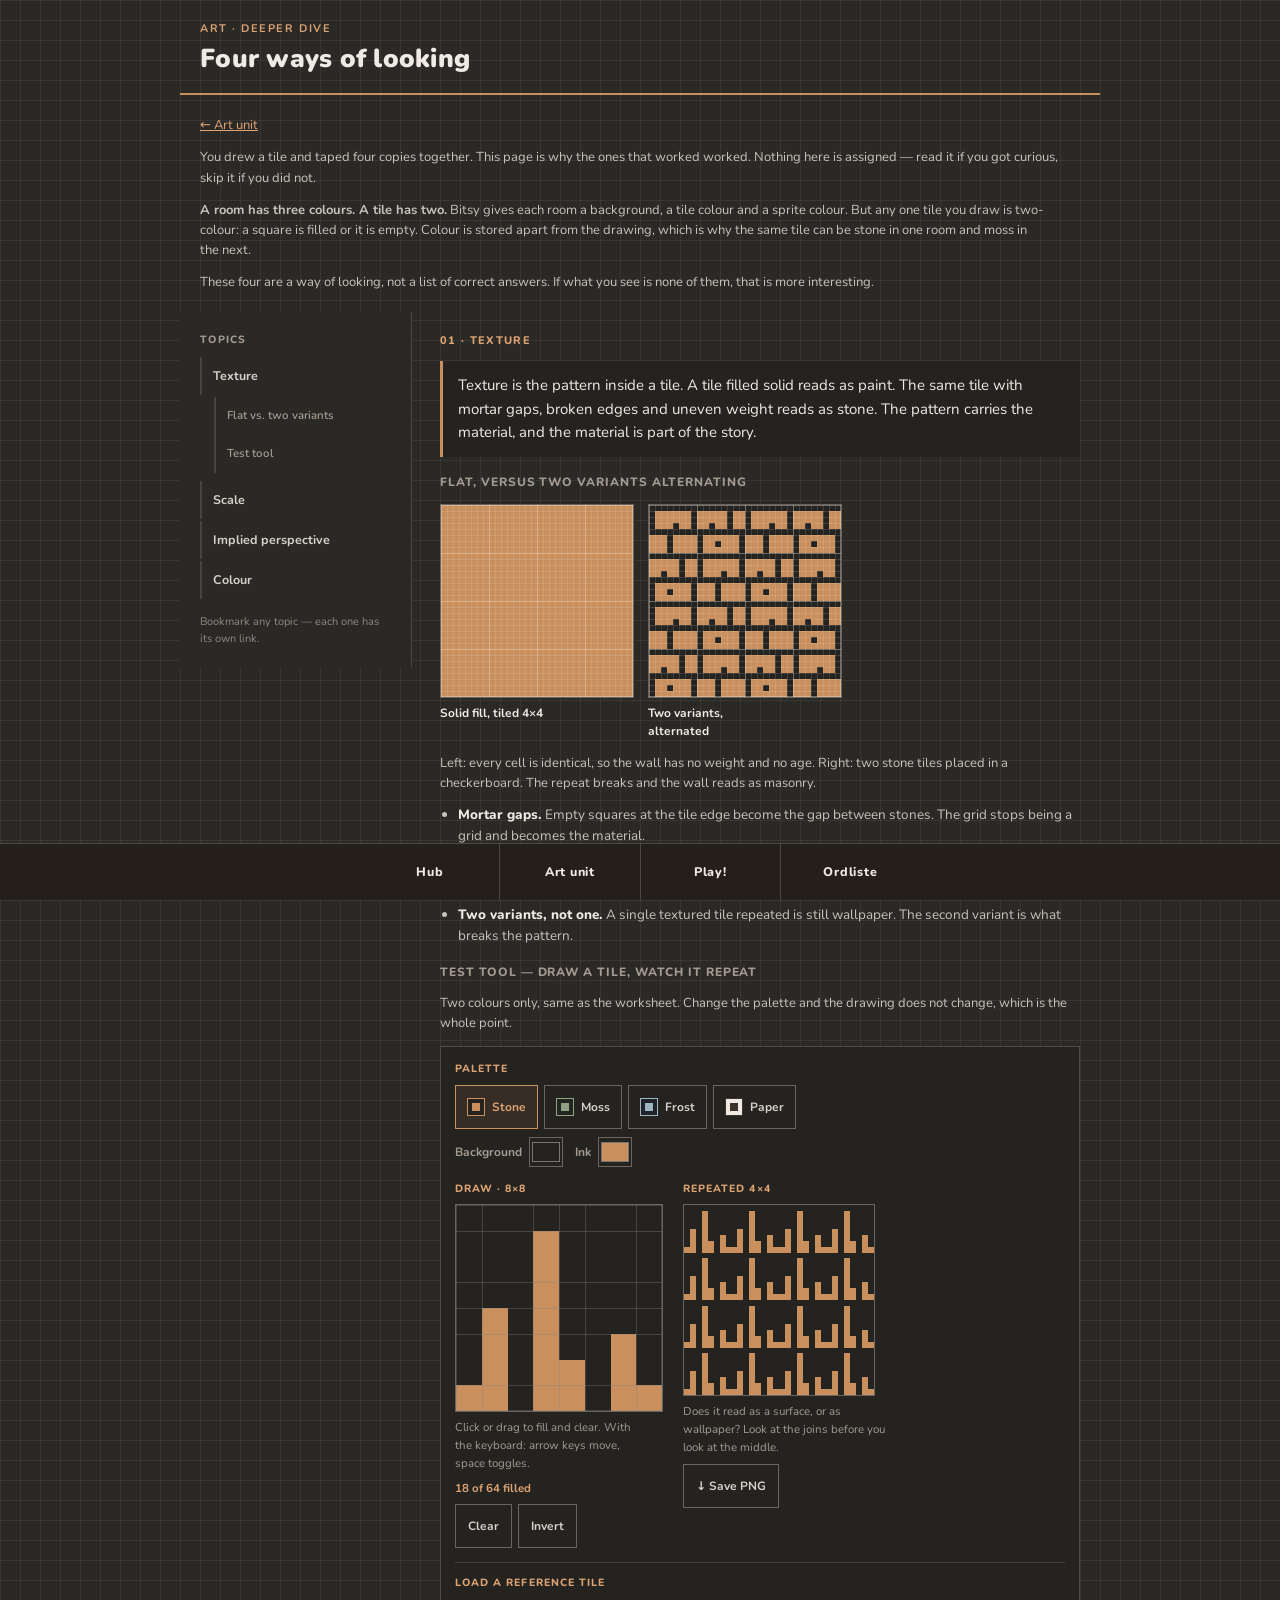
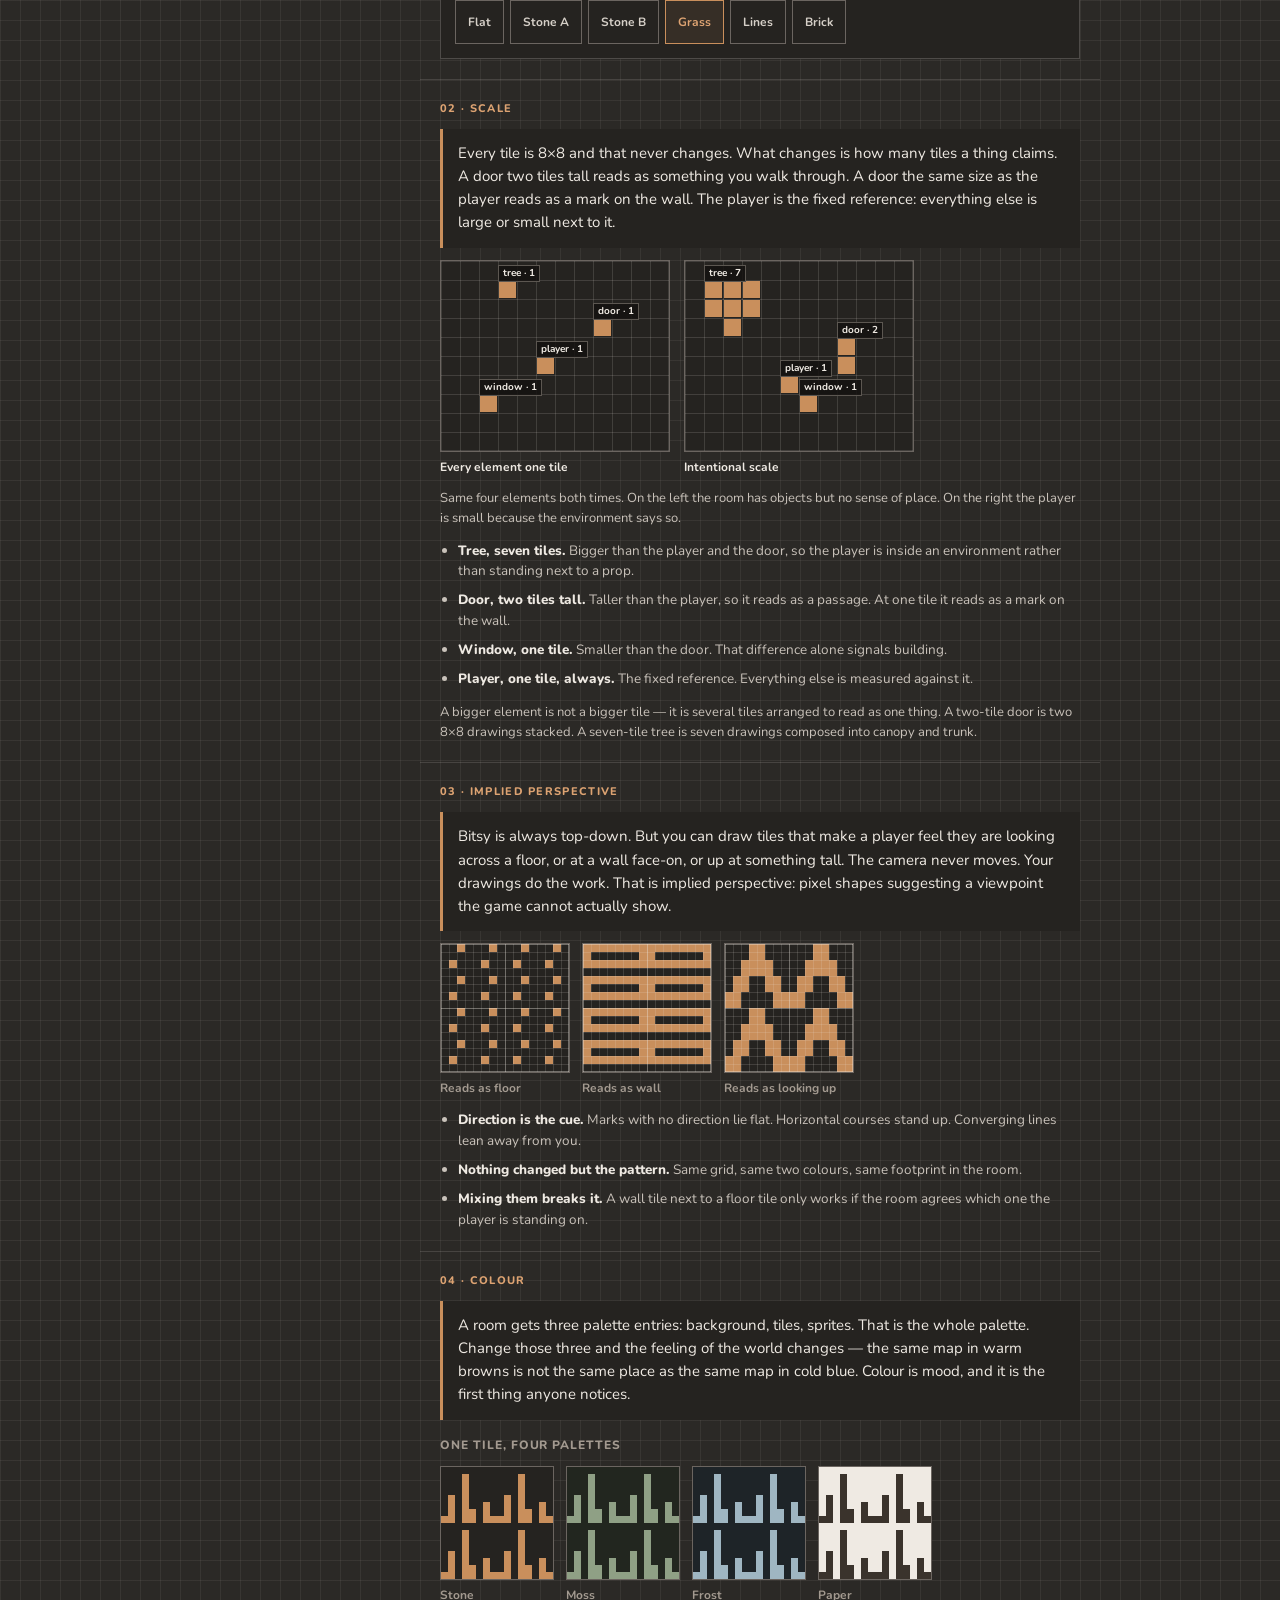
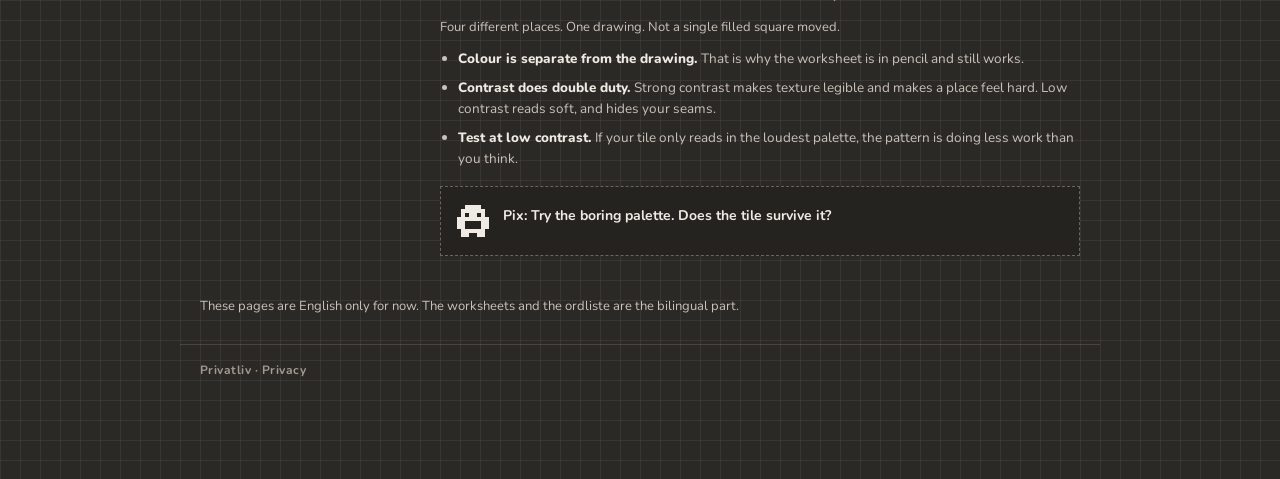
<file: art-deep.html>
<!DOCTYPE html>
<html lang="en">
<head>
<meta charset="utf-8">
<meta name="viewport" content="width=device-width, initial-scale=1">
<title>Art — four ways of looking — Bitsy Jam</title>
<meta name="description" content="Texture, scale, implied perspective and colour at 8×8. Reference reading for the Bitsy Jam art unit.">
<link rel="preconnect" href="https://fonts.googleapis.com">
<link rel="preconnect" href="https://fonts.gstatic.com" crossorigin>
<link href="https://fonts.googleapis.com/css2?family=Nunito:wght@400;600;700;800;900&display=swap" rel="stylesheet">
<link rel="stylesheet" href="css/tokens.css">
<link rel="stylesheet" href="css/portal.css">
</head>
<body>
<a class="skip-link" href="#texture">Skip to texture</a>

<div class="shell shell--wide">

  <header class="masthead">
    <div class="masthead__titles">
      <span class="eyebrow">Art · Deeper dive</span>
      <h1>Four ways of looking</h1>
    </div>
  </header>

  <section class="band">
    <p class="note"><a href="art.html">&larr; Art unit</a></p>
    <p class="note">You drew a tile and taped four copies together. This page is why the ones that worked worked. Nothing here is assigned — read it if you got curious, skip it if you did not.</p>
    <p class="note"><strong>A room has three colours. A tile has two.</strong> Bitsy gives each room a background, a tile colour and a sprite colour. But any one tile you draw is two-colour: a square is filled or it is empty. Colour is stored apart from the drawing, which is why the same tile can be stone in one room and moss in the next.</p>
    <p class="note">These four are a way of looking, not a list of correct answers. If what you see is none of them, that is more interesting.</p>
  </section>

  <div class="layout">

  <nav class="sidenav" aria-label="On this page">
    <span class="sidenav__label">Topics</span>
    <ol class="sidenav__list">
      <li>
        <a href="#texture">Texture</a>
        <ol class="sidenav__sub">
          <li><a href="#tex-compare">Flat vs. two variants</a></li>
          <li><a href="#tex-tool">Test tool</a></li>
        </ol>
      </li>
      <li><a href="#scale">Scale</a></li>
      <li><a href="#perspective">Implied perspective</a></li>
      <li><a href="#colour">Colour</a></li>
    </ol>
    <p class="sidenav__hint">Bookmark any topic — each one has its own link.</p>
  </nav>

  <div class="layout__main">

  <!-- ── TEXTURE ── -->
  <section class="band" id="texture" aria-labelledby="tex-h">
    <h2 class="band__head" id="tex-h">01 · Texture</h2>
    <div class="define">
      <p>Texture is the pattern inside a tile. A tile filled solid reads as paint. The same tile with mortar gaps, broken edges and uneven weight reads as stone. The pattern carries the material, and the material is part of the story.</p>
    </div>

    <h3 class="sub" id="tex-compare">Flat, versus two variants alternating</h3>
    <div class="pair">
      <figure>
        <div class="pair__frame">
          <canvas data-tile="flat" data-scale="6" data-repeat="4" data-grid="true" role="img"
                  aria-label="A solid filled tile repeated sixteen times; every cell identical, no visible material"></canvas>
        </div>
        <figcaption>Solid fill, tiled 4×4</figcaption>
      </figure>
      <figure>
        <div class="pair__frame">
          <canvas data-tile="stoneA" data-tile-b="stoneB" data-scale="6" data-repeat="4" data-grid="true" role="img"
                  aria-label="Two stone tiles with mortar gaps alternating in a checkerboard across sixteen cells; the repeat is no longer obvious"></canvas>
        </div>
        <figcaption>Two variants, alternated</figcaption>
      </figure>
    </div>
    <p class="note">Left: every cell is identical, so the wall has no weight and no age. Right: two stone tiles placed in a checkerboard. The repeat breaks and the wall reads as masonry.</p>

    <ul class="points">
      <li><strong>Mortar gaps.</strong> Empty squares at the tile edge become the gap between stones. The grid stops being a grid and becomes the material.</li>
      <li><strong>Uneven weight.</strong> Some rows carry more filled squares than others. A solid fill has none of this, which is why it reads as paint.</li>
      <li><strong>Two variants, not one.</strong> A single textured tile repeated is still wallpaper. The second variant is what breaks the pattern.</li>
    </ul>

    <h3 class="sub" id="tex-tool">Test tool — draw a tile, watch it repeat</h3>
    <p class="note">Two colours only, same as the worksheet. Change the palette and the drawing does not change, which is the whole point.</p>

    <div class="tool" data-tile-tool>
      <div class="tool__palette">
        <span class="tool__label">Palette</span>
        <div class="tool__pairs" data-tt-pairs role="group" aria-label="Palette presets"></div>
        <span class="tool__custom">
          <label>Background <input type="color" value="#252320" data-tt-bg></label>
          <label>Ink <input type="color" value="#C98F5C" data-tt-ink></label>
        </span>
      </div>

      <div class="tool__cols">
        <div class="tool__col">
          <span class="tool__label" id="tt-draw-label">Draw · 8×8</span>
          <canvas data-tt-edit role="application" aria-label="Tile editor, an 8 by 8 grid of squares"
                  aria-describedby="tt-help"></canvas>
          <p class="tool__hint" id="tt-help">Click or drag to fill and clear. With the keyboard: arrow keys move, space toggles.</p>
          <p class="tool__count" data-tt-count aria-live="polite">18 of 64 filled</p>
          <div class="tool__row">
            <button type="button" class="chip" data-tt-clear>Clear</button>
            <button type="button" class="chip" data-tt-invert>Invert</button>
          </div>
        </div>

        <div class="tool__col">
          <span class="tool__label">Repeated 4×4</span>
          <canvas data-tt-repeat role="img" aria-label="Your tile repeated sixteen times"></canvas>
          <p class="tool__hint">Does it read as a surface, or as wallpaper? Look at the joins before you look at the middle.</p>
          <div class="tool__row">
            <button type="button" class="chip" data-tt-save>↓ Save PNG</button>
          </div>
        </div>
      </div>

      <div class="tool__refs">
        <span class="tool__label">Load a reference tile</span>
        <div class="tool__row" role="group" aria-label="Reference tiles">
          <button type="button" class="chip" data-tt-load="flat" aria-pressed="false">Flat</button>
          <button type="button" class="chip" data-tt-load="stoneA" aria-pressed="false">Stone A</button>
          <button type="button" class="chip" data-tt-load="stoneB" aria-pressed="false">Stone B</button>
          <button type="button" class="chip" data-tt-load="grass" aria-pressed="true">Grass</button>
          <button type="button" class="chip" data-tt-load="lines" aria-pressed="false">Lines</button>
          <button type="button" class="chip" data-tt-load="brick" aria-pressed="false">Brick</button>
        </div>
      </div>
    </div>
  </section>

  <!-- ── SCALE ── -->
  <section class="band" id="scale" aria-labelledby="scale-h">
    <h2 class="band__head" id="scale-h">02 · Scale</h2>
    <div class="define">
      <p>Every tile is 8×8 and that never changes. What changes is how many tiles a thing claims. A door two tiles tall reads as something you walk through. A door the same size as the player reads as a mark on the wall. The player is the fixed reference: everything else is large or small next to it.</p>
    </div>

    <div class="pair">
      <figure>
        <div class="room">
          <canvas data-room="flat" data-scale="19" role="img"
                  aria-label="A room where tree, door, player and window each occupy one tile"></canvas>
          <div class="room__labels" data-room-labels></div>
        </div>
        <figcaption>Every element one tile</figcaption>
      </figure>
      <figure>
        <div class="room">
          <canvas data-room="scaled" data-scale="19" role="img"
                  aria-label="The same room where the tree spans seven tiles and the door two, while player and window stay at one"></canvas>
          <div class="room__labels" data-room-labels></div>
        </div>
        <figcaption>Intentional scale</figcaption>
      </figure>
    </div>
    <p class="note">Same four elements both times. On the left the room has objects but no sense of place. On the right the player is small because the environment says so.</p>

    <ul class="points">
      <li><strong>Tree, seven tiles.</strong> Bigger than the player and the door, so the player is inside an environment rather than standing next to a prop.</li>
      <li><strong>Door, two tiles tall.</strong> Taller than the player, so it reads as a passage. At one tile it reads as a mark on the wall.</li>
      <li><strong>Window, one tile.</strong> Smaller than the door. That difference alone signals building.</li>
      <li><strong>Player, one tile, always.</strong> The fixed reference. Everything else is measured against it.</li>
    </ul>
    <p class="note">A bigger element is not a bigger tile — it is several tiles arranged to read as one thing. A two-tile door is two 8×8 drawings stacked. A seven-tile tree is seven drawings composed into canopy and trunk.</p>
  </section>

  <!-- ── IMPLIED PERSPECTIVE ── -->
  <section class="band" id="perspective" aria-labelledby="persp-h">
    <h2 class="band__head" id="persp-h">03 · Implied perspective</h2>
    <div class="define">
      <p>Bitsy is always top-down. But you can draw tiles that make a player feel they are looking across a floor, or at a wall face-on, or up at something tall. The camera never moves. Your drawings do the work. That is implied perspective: pixel shapes suggesting a viewpoint the game cannot actually show.</p>
    </div>

    <div class="trio">
      <figure>
        <div class="pair__frame">
          <canvas data-tile="floor" data-scale="8" data-repeat="2" data-grid="true" role="img"
                  aria-label="Scattered single pixels with no direction, reading as a floor seen from above"></canvas>
        </div>
        <figcaption>Reads as floor</figcaption>
      </figure>
      <figure>
        <div class="pair__frame">
          <canvas data-tile="wall" data-scale="8" data-repeat="2" data-grid="true" role="img"
                  aria-label="Horizontal courses with a gap between them, reading as a wall seen face-on"></canvas>
        </div>
        <figcaption>Reads as wall</figcaption>
      </figure>
      <figure>
        <div class="pair__frame">
          <canvas data-tile="lookup" data-scale="8" data-repeat="2" data-grid="true" role="img"
                  aria-label="Lines converging towards the bottom, reading as looking up something tall"></canvas>
        </div>
        <figcaption>Reads as looking up</figcaption>
      </figure>
    </div>

    <ul class="points">
      <li><strong>Direction is the cue.</strong> Marks with no direction lie flat. Horizontal courses stand up. Converging lines lean away from you.</li>
      <li><strong>Nothing changed but the pattern.</strong> Same grid, same two colours, same footprint in the room.</li>
      <li><strong>Mixing them breaks it.</strong> A wall tile next to a floor tile only works if the room agrees which one the player is standing on.</li>
    </ul>
  </section>

  <!-- ── COLOUR ── -->
  <section class="band" id="colour" aria-labelledby="col-h">
    <h2 class="band__head" id="col-h">04 · Colour</h2>
    <div class="define">
      <p>A room gets three palette entries: background, tiles, sprites. That is the whole palette. Change those three and the feeling of the world changes — the same map in warm browns is not the same place as the same map in cold blue. Colour is mood, and it is the first thing anyone notices.</p>
    </div>

    <h3 class="sub">One tile, four palettes</h3>
    <div class="quad">
      <figure>
        <div class="pair__frame">
          <canvas data-tile="grass" data-scale="7" data-repeat="2" data-color="#C98F5C" data-bg="#252320" role="img"
                  aria-label="The grass tile in warm brown on near-black"></canvas>
        </div>
        <figcaption>Stone</figcaption>
      </figure>
      <figure>
        <div class="pair__frame">
          <canvas data-tile="grass" data-scale="7" data-repeat="2" data-color="#8FA085" data-bg="#22261F" role="img"
                  aria-label="The same grass tile in sage green on dark green"></canvas>
        </div>
        <figcaption>Moss</figcaption>
      </figure>
      <figure>
        <div class="pair__frame">
          <canvas data-tile="grass" data-scale="7" data-repeat="2" data-color="#9FB6C2" data-bg="#1E2428" role="img"
                  aria-label="The same grass tile in pale blue on cold dark blue"></canvas>
        </div>
        <figcaption>Frost</figcaption>
      </figure>
      <figure>
        <div class="pair__frame">
          <canvas data-tile="grass" data-scale="7" data-repeat="2" data-color="#3A332C" data-bg="#EFEAE3" role="img"
                  aria-label="The same grass tile as dark marks on pale paper"></canvas>
        </div>
        <figcaption>Paper</figcaption>
      </figure>
    </div>
    <p class="note">Four different places. One drawing. Not a single filled square moved.</p>

    <ul class="points">
      <li><strong>Colour is separate from the drawing.</strong> That is why the worksheet is in pencil and still works.</li>
      <li><strong>Contrast does double duty.</strong> Strong contrast makes texture legible and makes a place feel hard. Low contrast reads soft, and hides your seams.</li>
      <li><strong>Test at low contrast.</strong> If your tile only reads in the loudest palette, the pattern is doing less work than you think.</li>
    </ul>

    <div class="empty" style="margin-top:4px">
      <canvas data-sprite="pix" data-scale="4" data-animate="true" role="img"
              aria-label="Pix asks a question about palettes"></canvas>
      <div class="empty__copy">
        <p class="empty__lead">Pix: Try the boring palette. Does the tile survive it?</p>
      </div>
    </div>
  </section>

  </div>
  </div>

  <section class="band">
    <p class="note">These pages are English only for now. The worksheets and the ordliste are the bilingual part.</p>
  </section>


  <footer class="siteft">
    <a href="privacy.html">Privatliv &middot; Privacy</a>
  </footer>

</div>

<nav class="tabbar" aria-label="Portal">
  <div class="tabbar__inner">
    <a href="index.html">Hub</a>
    <a href="art.html">Art unit</a>
    <a href="play.html">Play!</a>
    <a href="glossary.html">Ordliste</a>
  </div>
</nav>

<script src="js/toc.js"></script>
<script src="js/sprites.js"></script>
<script src="js/texture-tool.js"></script>
</body>
</html>
</file>
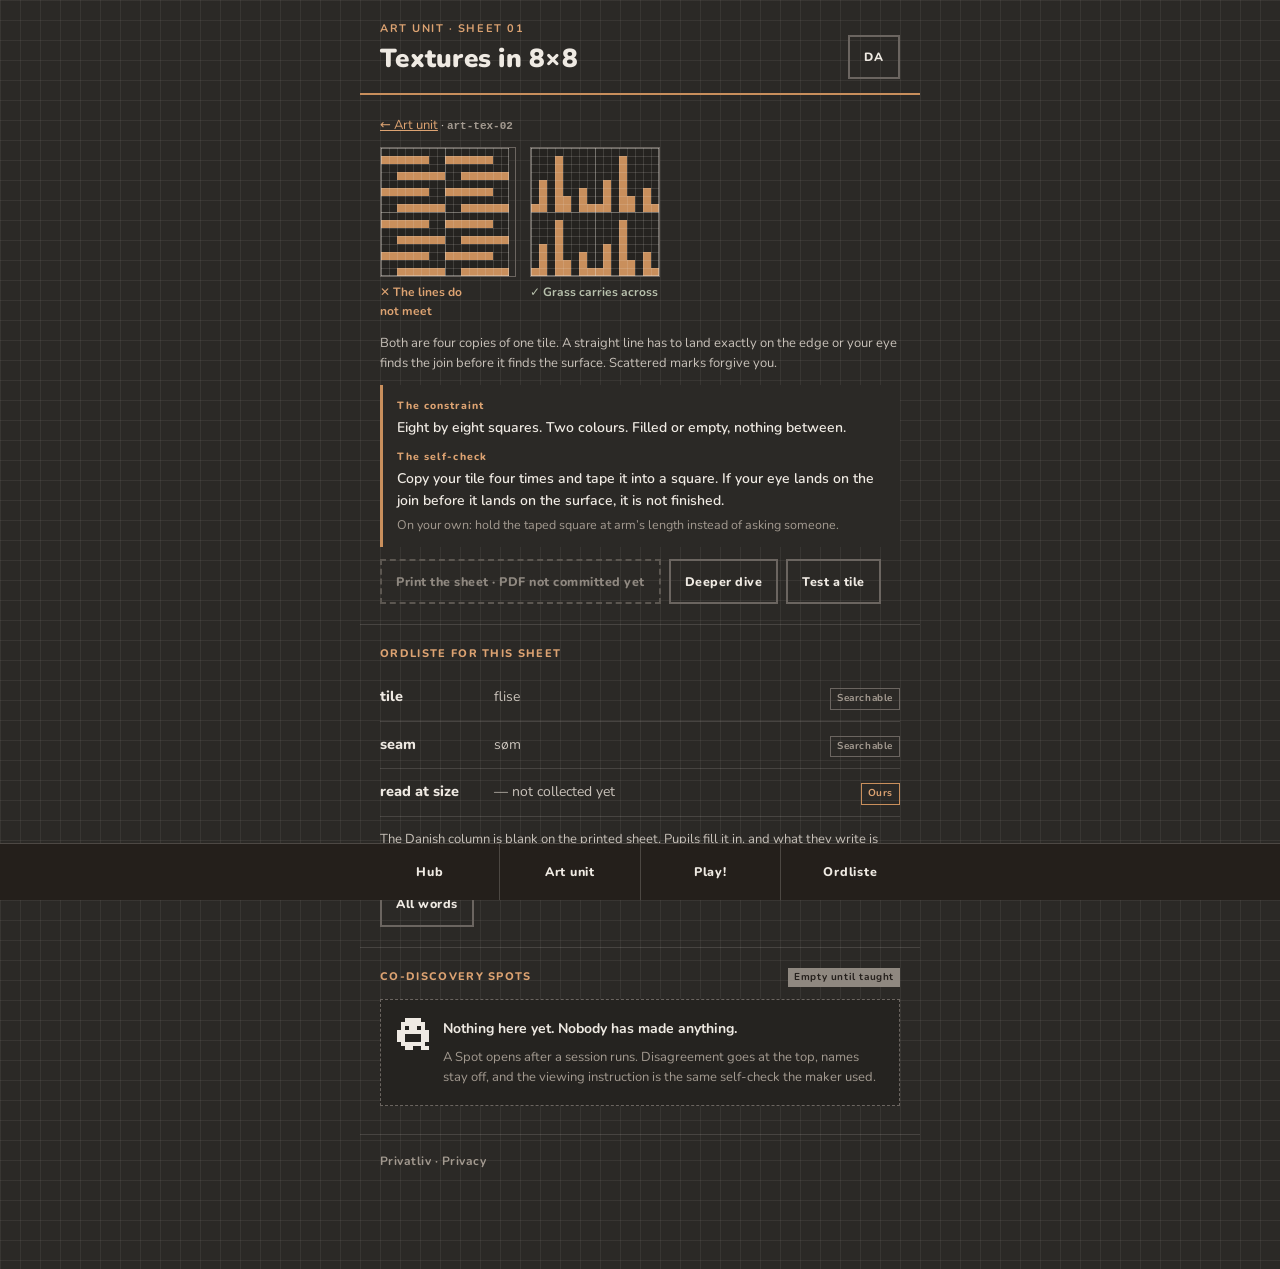
<file: art-tex-02.html>
<!DOCTYPE html>
<html lang="en">
<head>
<meta charset="utf-8">
<meta name="viewport" content="width=device-width, initial-scale=1">
<title>Textures in 8×8 — Bitsy Jam</title>
<meta name="description" content="art-tex-02. Draw a texture as an 8×8 two-colour tile and test whether it repeats.">
<link rel="preconnect" href="https://fonts.googleapis.com">
<link rel="preconnect" href="https://fonts.gstatic.com" crossorigin>
<link href="https://fonts.googleapis.com/css2?family=Nunito:wght@400;600;700;800;900&display=swap" rel="stylesheet">
<link rel="stylesheet" href="css/tokens.css">
<link rel="stylesheet" href="css/portal.css">
</head>
<body>
<a class="skip-link" href="#demo">Skip to the demo</a>

<div class="shell">

  <header class="masthead">
    <div class="masthead__titles">
      <span class="eyebrow">Art unit · Sheet 01</span>
      <h1>Textures in 8×8</h1>
    </div>
    <div class="lang">
      <button type="button" class="lang__btn" data-lang-toggle data-i18n-aria="lang.switch" aria-label="Switch to Danish"><span data-i18n="lang.other">DA</span></button>
    </div>
  </header>

  <section class="band" id="demo">
    <p class="note"><a href="art.html">&larr; Art unit</a> · <span class="activity__slug">art-tex-02</span></p>

    <div class="pair">
      <figure class="pair__reject">
        <div class="pair__frame">
          <canvas data-tile="lines" data-scale="8" data-repeat="2" data-grid="true" role="img"
                  aria-label="A tile of straight horizontal lines repeated four times; each line stops short of the edge so the lines do not meet at the join"></canvas>
        </div>
        <figcaption data-i18n="pair.reject">✕ The lines do not meet</figcaption>
      </figure>
      <figure class="pair__keeper">
        <div class="pair__frame">
          <canvas data-tile="grass" data-scale="8" data-repeat="2" data-grid="true" role="img"
                  aria-label="A tile of scattered grass blades repeated four times; the blades carry across the join"></canvas>
        </div>
        <figcaption data-i18n="pair.keeper">✓ Grass carries across</figcaption>
      </figure>
    </div>
    <p class="note" data-i18n="pair.note">Both are four copies of one tile. A straight line has to land exactly on the edge or your eye finds the join before it finds the surface. Scattered marks forgive you.</p>

    <div class="rules">
      <div class="rules__group">
        <span class="rules__label" data-i18n="constraint.label">The constraint</span>
        <p data-i18n="constraint.text">Eight by eight squares. Two colours. Filled or empty, nothing between.</p>
      </div>
      <div class="rules__group">
        <span class="rules__label" data-i18n="selfcheck.label">The self-check</span>
        <p data-i18n="selfcheck.text">Copy your tile four times and tape it into a square. If your eye lands on the join before it lands on the surface, it is not finished.</p>
        <p class="solo" data-i18n="selfcheck.solo">On your own: hold the taped square at arm’s length instead of asking someone.</p>
      </div>
    </div>

    <div class="actions">
      <span class="btn btn--pending" role="link" aria-disabled="true" data-i18n="action.print">Print the sheet · PDF not committed yet</span>
      <a class="btn btn--ghost" href="art-deep.html#texture" data-i18n="action.dive">Deeper dive</a>
      <a class="btn btn--ghost" href="art-deep.html#tex-tool">Test a tile</a>
    </div>
  </section>

  <section class="band" aria-labelledby="ord-h">
    <h2 class="band__head" id="ord-h">Ordliste for this sheet</h2>
    <dl class="gloss">
      <div class="gloss__row">
        <dt data-i18n="gloss.tile">tile</dt>
        <dd data-i18n="gloss.tile.da">flise</dd>
        <span class="mark" data-i18n="gloss.searchable">Searchable</span>
      </div>
      <div class="gloss__row">
        <dt data-i18n="gloss.seam">seam</dt>
        <dd data-i18n="gloss.seam.da">søm</dd>
        <span class="mark" data-i18n="gloss.searchable">Searchable</span>
      </div>
      <div class="gloss__row">
        <dt data-i18n="gloss.readatsize">read at size</dt>
        <dd data-i18n="gloss.notcollected">— not collected yet</dd>
        <span class="mark mark--ours" data-i18n="gloss.ours">Ours</span>
      </div>
    </dl>
    <p class="note">The Danish column is blank on the printed sheet. Pupils fill it in, and what they write is what ends up here.</p>
    <div class="actions">
      <a class="btn btn--ghost" href="glossary.html">All words</a>
    </div>
  </section>

  <section class="band" aria-labelledby="spot-h">
    <div class="band__headrow">
      <h2 class="band__head" id="spot-h" data-i18n="spots.head">Co-discovery spot</h2>
      <span class="stamp" data-i18n="spots.stamp">Empty until taught</span>
    </div>
    <div class="empty">
      <canvas data-sprite="pix" data-scale="4" data-animate="true" role="img"
              data-i18n-aria="pix.spots" aria-label="Pix waits beside the empty Spots list"></canvas>
      <div class="empty__copy">
        <p class="empty__lead" data-i18n="spots.lead">Nothing here yet. Nobody has made anything.</p>
        <p class="empty__sub" data-i18n="spots.sub">A Spot opens after a session runs. Disagreement goes at the top, names stay off, and the viewing instruction is the same self-check the maker used.</p>
      </div>
    </div>
  </section>


  <footer class="siteft">
    <a href="privacy.html">Privatliv &middot; Privacy</a>
  </footer>

</div>

<nav class="tabbar" aria-label="Portal">
  <div class="tabbar__inner">
    <a href="index.html">Hub</a>
    <a href="art.html">Art unit</a>
    <a href="play.html" data-i18n="bar.play">Play!</a>
    <a href="glossary.html" data-i18n="bar.gloss">Ordliste</a>
  </div>
</nav>

<script src="js/i18n.js"></script>
<script src="js/sprites.js"></script>
</body>
</html>
</file>
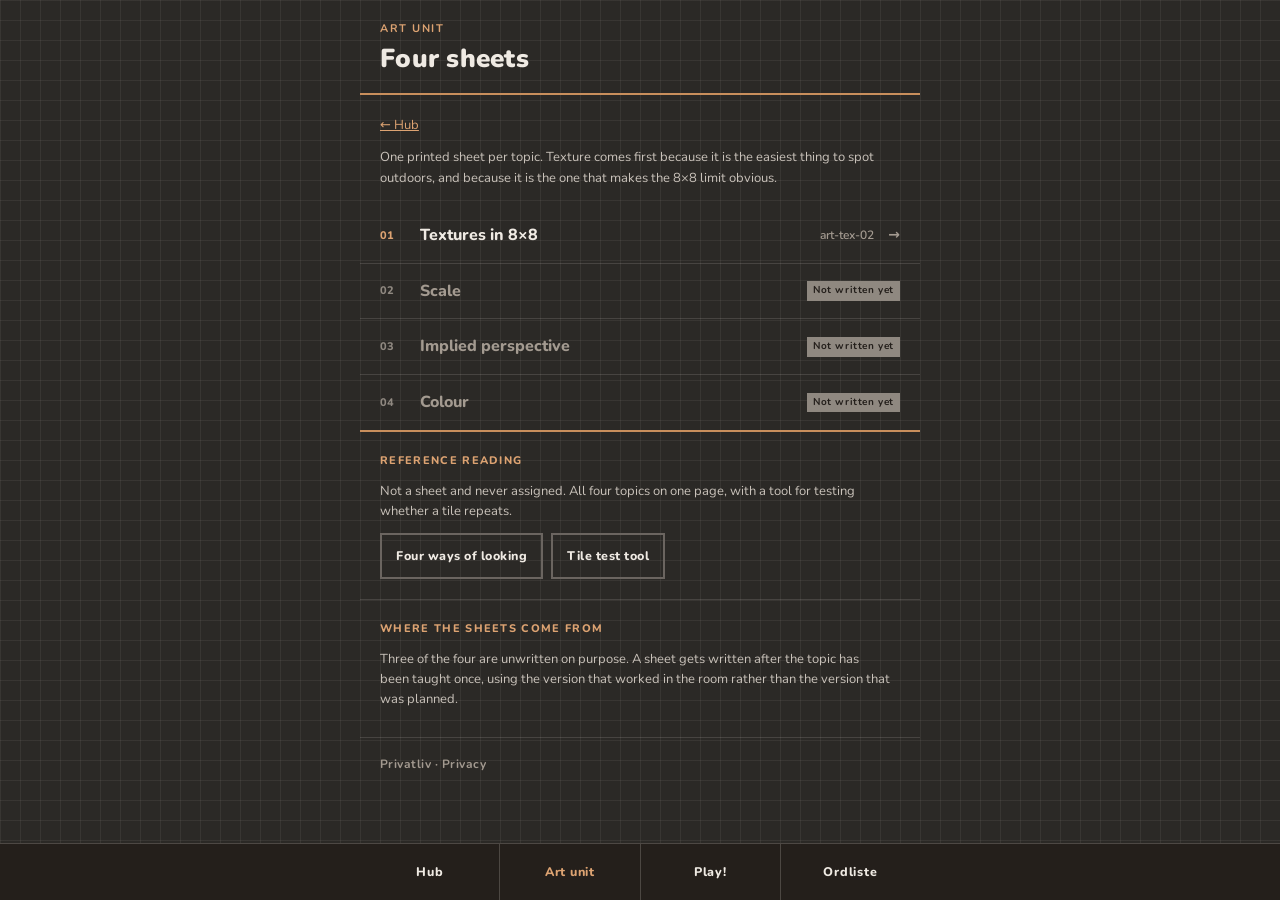
<file: art.html>
<!DOCTYPE html>
<html lang="en">
<head>
<meta charset="utf-8">
<meta name="viewport" content="width=device-width, initial-scale=1">
<title>Art unit — Bitsy Jam</title>
<meta name="description" content="The Art unit's worksheets: texture first, then scale, perspective and colour.">
<link rel="preconnect" href="https://fonts.googleapis.com">
<link rel="preconnect" href="https://fonts.gstatic.com" crossorigin>
<link href="https://fonts.googleapis.com/css2?family=Nunito:wght@400;600;700;800;900&display=swap" rel="stylesheet">
<link rel="stylesheet" href="css/tokens.css">
<link rel="stylesheet" href="css/portal.css">
</head>
<body>
<a class="skip-link" href="#sheets">Skip to the sheets</a>

<div class="shell">

  <header class="masthead">
    <div class="masthead__titles">
      <span class="eyebrow">Art unit</span>
      <h1>Four sheets</h1>
    </div>
  </header>

  <section class="band">
    <p class="note"><a href="index.html">&larr; Hub</a></p>
    <p class="note">One printed sheet per topic. Texture comes first because it is the easiest thing to spot outdoors, and because it is the one that makes the 8×8 limit obvious.</p>
  </section>

  <nav class="sheets" id="sheets" aria-label="Art unit sheets">
    <a class="sheet" href="art-tex-02.html">
      <span class="sheet__num">01</span>
      <span class="sheet__name">Textures in 8×8</span>
      <span class="sheet__meta">art-tex-02</span>
      <span class="sheet__chev" aria-hidden="true">→</span>
    </a>
    <div class="sheet sheet--pending">
      <span class="sheet__num">02</span>
      <span class="sheet__name">Scale</span>
      <span class="stamp">Not written yet</span>
    </div>
    <div class="sheet sheet--pending">
      <span class="sheet__num">03</span>
      <span class="sheet__name">Implied perspective</span>
      <span class="stamp">Not written yet</span>
    </div>
    <div class="sheet sheet--pending">
      <span class="sheet__num">04</span>
      <span class="sheet__name">Colour</span>
      <span class="stamp">Not written yet</span>
    </div>
  </nav>

  <section class="band">
    <h2 class="band__head">Reference reading</h2>
    <p class="note">Not a sheet and never assigned. All four topics on one page, with a tool for testing whether a tile repeats.</p>
    <div class="actions">
      <a class="btn btn--ghost" href="art-deep.html">Four ways of looking</a>
      <a class="btn btn--ghost" href="art-deep.html#tex-tool">Tile test tool</a>
    </div>
  </section>

  <section class="band">
    <h2 class="band__head">Where the sheets come from</h2>
    <p class="note">Three of the four are unwritten on purpose. A sheet gets written after the topic has been taught once, using the version that worked in the room rather than the version that was planned.</p>
  </section>


  <footer class="siteft">
    <a href="privacy.html">Privatliv &middot; Privacy</a>
  </footer>

</div>

<nav class="tabbar" aria-label="Portal">
  <div class="tabbar__inner">
    <a href="index.html">Hub</a>
    <a href="art.html" aria-current="page">Art unit</a>
    <a href="play.html">Play!</a>
    <a href="glossary.html">Ordliste</a>
  </div>
</nav>

<script src="js/sprites.js"></script>
</body>
</html>
</file>
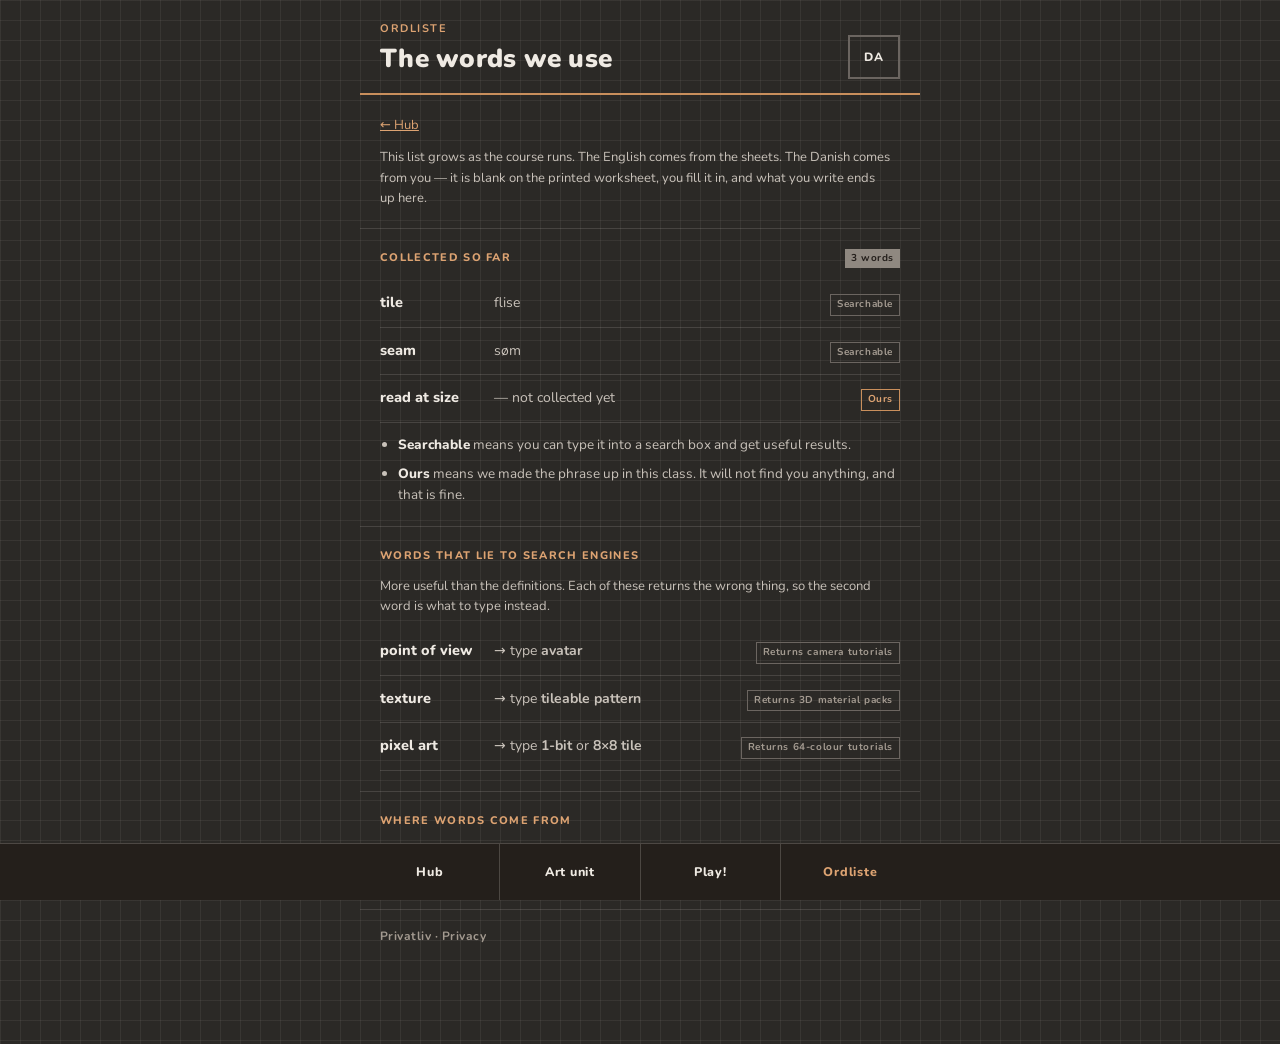
<file: glossary.html>
<!DOCTYPE html>
<html lang="en">
<head>
<meta charset="utf-8">
<meta name="viewport" content="width=device-width, initial-scale=1">
<title>Ordliste — Bitsy Jam</title>
<meta name="description" content="The words we use, in English and Danish, collected as the course runs.">
<link rel="preconnect" href="https://fonts.googleapis.com">
<link rel="preconnect" href="https://fonts.gstatic.com" crossorigin>
<link href="https://fonts.googleapis.com/css2?family=Nunito:wght@400;600;700;800;900&display=swap" rel="stylesheet">
<link rel="stylesheet" href="css/tokens.css">
<link rel="stylesheet" href="css/portal.css">
</head>
<body>
<a class="skip-link" href="#collected">Skip to the words</a>

<div class="shell">

  <header class="masthead">
    <div class="masthead__titles">
      <span class="eyebrow">Ordliste</span>
      <h1>The words we use</h1>
    </div>
    <div class="lang">
      <button type="button" class="lang__btn" data-lang-toggle data-i18n-aria="lang.switch" aria-label="Switch to Danish"><span data-i18n="lang.other">DA</span></button>
    </div>
  </header>

  <section class="band">
    <p class="note"><a href="index.html">&larr; Hub</a></p>
    <p class="note">This list grows as the course runs. The English comes from the sheets. The Danish comes from you — it is blank on the printed worksheet, you fill it in, and what you write ends up here.</p>
  </section>

  <section class="band" id="collected" aria-labelledby="coll-h">
    <div class="band__headrow">
      <h2 class="band__head" id="coll-h">Collected so far</h2>
      <span class="stamp">3 words</span>
    </div>
    <dl class="gloss">
      <div class="gloss__row">
        <dt data-i18n="gloss.tile">tile</dt>
        <dd data-i18n="gloss.tile.da">flise</dd>
        <span class="mark" data-i18n="gloss.searchable">Searchable</span>
      </div>
      <div class="gloss__row">
        <dt data-i18n="gloss.seam">seam</dt>
        <dd data-i18n="gloss.seam.da">søm</dd>
        <span class="mark" data-i18n="gloss.searchable">Searchable</span>
      </div>
      <div class="gloss__row">
        <dt data-i18n="gloss.readatsize">read at size</dt>
        <dd data-i18n="gloss.notcollected">— not collected yet</dd>
        <span class="mark mark--ours" data-i18n="gloss.ours">Ours</span>
      </div>
    </dl>
    <ul class="points">
      <li><strong>Searchable</strong> means you can type it into a search box and get useful results.</li>
      <li><strong>Ours</strong> means we made the phrase up in this class. It will not find you anything, and that is fine.</li>
    </ul>
  </section>

  <section class="band" aria-labelledby="decoy-h">
    <h2 class="band__head" id="decoy-h">Words that lie to search engines</h2>
    <p class="note">More useful than the definitions. Each of these returns the wrong thing, so the second word is what to type instead.</p>
    <dl class="gloss">
      <div class="gloss__row">
        <dt>point of view</dt>
        <dd>→ type <strong>avatar</strong></dd>
        <span class="mark">Returns camera tutorials</span>
      </div>
      <div class="gloss__row">
        <dt>texture</dt>
        <dd>→ type <strong>tileable pattern</strong></dd>
        <span class="mark">Returns 3D material packs</span>
      </div>
      <div class="gloss__row">
        <dt>pixel art</dt>
        <dd>→ type <strong>1-bit</strong> or <strong>8×8 tile</strong></dd>
        <span class="mark">Returns 64-colour tutorials</span>
      </div>
    </dl>
  </section>

  <section class="band">
    <h2 class="band__head">Where words come from</h2>
    <p class="note">A word joins this list when someone needed it in the room and nobody had it yet. That is the only entry requirement.</p>
  </section>


  <footer class="siteft">
    <a href="privacy.html">Privatliv &middot; Privacy</a>
  </footer>

</div>

<nav class="tabbar" aria-label="Portal">
  <div class="tabbar__inner">
    <a href="index.html" data-i18n="bar.sheets">Hub</a>
    <a href="art.html" data-i18n="bar.art">Art unit</a>
    <a href="play.html" data-i18n="bar.play">Play!</a>
    <a href="glossary.html" aria-current="page" data-i18n="bar.gloss">Ordliste</a>
  </div>
</nav>

<script src="js/i18n.js"></script>
<script src="js/sprites.js"></script>
</body>
</html>
</file>
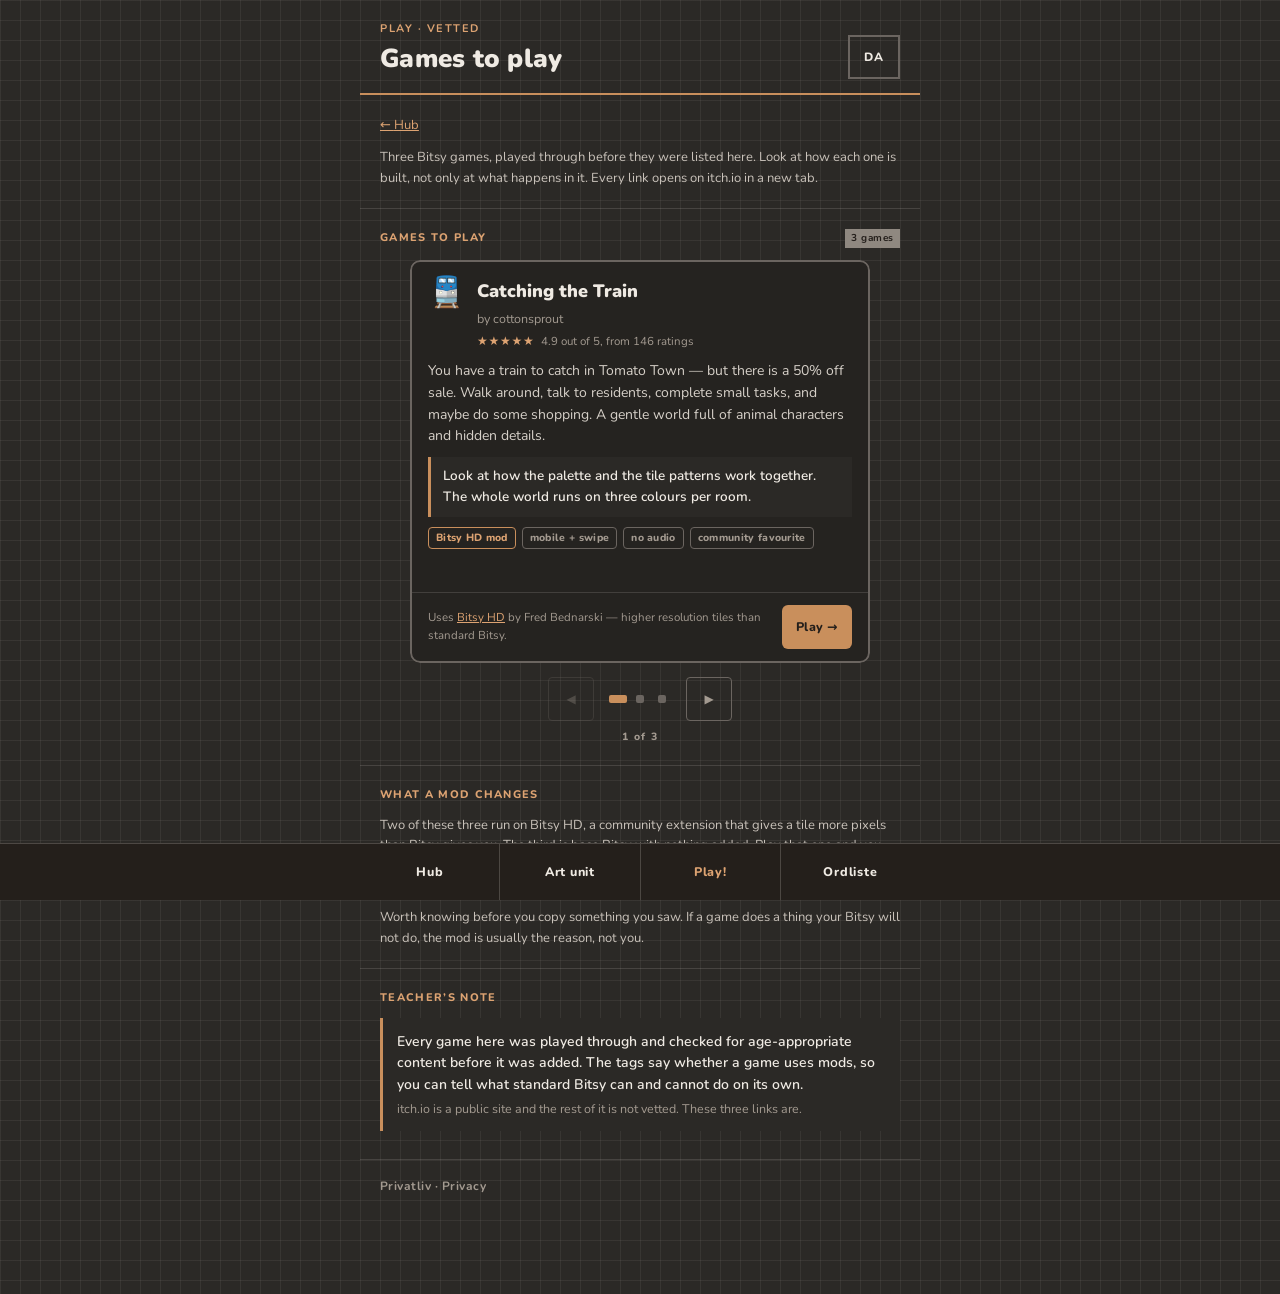
<file: play.html>
<!DOCTYPE html>
<html lang="en">
<head>
<meta charset="utf-8">
<meta name="viewport" content="width=device-width, initial-scale=1">
<title>Play — Bitsy Jam</title>
<meta name="description" content="Three Bitsy games worth playing, vetted before they were listed, with what to look at in each one.">
<link rel="preconnect" href="https://fonts.googleapis.com">
<link rel="preconnect" href="https://fonts.gstatic.com" crossorigin>
<link href="https://fonts.googleapis.com/css2?family=Nunito:wght@400;600;700;800;900&display=swap" rel="stylesheet">
<link rel="stylesheet" href="css/tokens.css">
<link rel="stylesheet" href="css/portal.css">
</head>
<body>
<a class="skip-link" href="#games" data-i18n="play.skip">Skip to the games</a>

<div class="shell">

  <header class="masthead">
    <div class="masthead__titles">
      <span class="eyebrow" data-i18n="play.eyebrow">Play · Vetted</span>
      <h1 data-i18n="play.title">Games to play</h1>
    </div>
    <div class="lang">
      <button type="button" class="lang__btn" data-lang-toggle data-i18n-aria="lang.switch" aria-label="Switch to Danish"><span data-i18n="lang.other">DA</span></button>
    </div>
  </header>

  <section class="band">
    <p class="note"><a href="index.html">&larr; <span data-i18n="bar.sheets">Hub</span></a></p>
    <p class="note" data-i18n="play.intro">Three Bitsy games, played through before they were listed here. Look at how each one is built, not only at what happens in it. Every link opens on itch.io in a new tab.</p>
  </section>

  <section class="band" id="games" aria-labelledby="games-h">
    <div class="band__headrow">
      <h2 class="band__head" id="games-h" data-i18n="play.head">Games to play</h2>
      <span class="stamp" data-i18n="play.stamp">3 games</span>
    </div>

    <div class="carousel" data-carousel
         aria-roledescription="carousel"
         data-i18n-aria="play.carousel" aria-label="Vetted Bitsy games">

      <div class="carousel__viewport">
        <div class="carousel__track" data-carousel-track>

          <!-- GAME 01 -->
          <article class="game" role="group" aria-roledescription="slide" aria-label="1 of 3">
            <div class="game__top">
              <span class="game__icon" aria-hidden="true">&#128646;</span>
              <div class="game__meta">
                <h3 class="game__title">Catching the Train</h3>
                <p class="game__creator" data-i18n="g0.creator">by cottonsprout</p>
                <p class="game__rating">
                  <span class="stars" aria-hidden="true">&#9733;&#9733;&#9733;&#9733;&#9733;</span>
                  <span class="count" data-i18n="g0.rating">4.9 out of 5, from 146 ratings</span>
                </p>
              </div>
            </div>
            <div class="game__body">
              <p class="game__desc" data-i18n="g0.desc">You have a train to catch in Tomato Town — but there is a 50% off sale. Walk around, talk to residents, complete small tasks, and maybe do some shopping. A gentle world full of animal characters and hidden details.</p>
              <p class="game__look" data-i18n="g0.look">Look at how the palette and the tile patterns work together. The whole world runs on three colours per room.</p>
              <ul class="game__tags">
                <li class="tag tag--accent" data-i18n="tag.mod">Bitsy HD mod</li>
                <li class="tag" data-i18n="tag.mobile">mobile + swipe</li>
                <li class="tag" data-i18n="tag.silent">no audio</li>
                <li class="tag" data-i18n="tag.favourite">community favourite</li>
              </ul>
            </div>
            <div class="game__foot">
              <p class="game__mod">
                <span data-i18n="mod.hd.before">Uses</span>
                <a href="https://vonbednar.itch.io/bitsy-x2" target="_blank" rel="noopener">Bitsy HD</a>
                <span data-i18n="mod.hd.after">by Fred Bednarski — higher resolution tiles than standard Bitsy.</span>
              </p>
              <a class="btn btn--primary game__play" href="https://cottonsprout.itch.io/catching-the-train" target="_blank" rel="noopener">
                <span data-i18n="play.btn">Play</span>&nbsp;&rarr;<span class="visually-hidden" data-i18n="play.newtab"> (opens itch.io in a new tab)</span>
              </a>
            </div>
          </article>

          <!-- GAME 02 -->
          <article class="game" role="group" aria-roledescription="slide" aria-label="2 of 3">
            <div class="game__top">
              <span class="game__icon" aria-hidden="true">&#127856;</span>
              <div class="game__meta">
                <h3 class="game__title">The Midnight Bakery</h3>
                <p class="game__creator" data-i18n="g1.creator">by dreamingamaris</p>
                <p class="game__rating">
                  <span class="stars" aria-hidden="true">&#9733;&#9733;&#9733;&#9733;&#9733;</span>
                  <span class="count" data-i18n="g1.rating">4.7 out of 5, from 380 ratings</span>
                </p>
              </div>
            </div>
            <div class="game__body">
              <p class="game__desc" data-i18n="g1.desc">After midnight, strange customers visit a city bakery. Serve cakes to witches, vampires, ghosts, and stranger folk. Your choices matter — there are 21 possible outcomes. Made for JamCraft 3.</p>
              <p class="game__look" data-i18n="g1.look">Notice how the dialogue branches work. Every customer teaches you something about what dialogue can do in a tiny game.</p>
              <ul class="game__tags">
                <li class="tag tag--accent" data-i18n="tag.mod">Bitsy HD mod</li>
                <li class="tag" data-i18n="tag.audio">has music</li>
                <li class="tag" data-i18n="tag.jam">jam entry</li>
              </ul>
            </div>
            <div class="game__foot">
              <p class="game__mod">
                <span data-i18n="mod.hd.before">Uses</span>
                <a href="https://vonbednar.itch.io/bitsy-x2" target="_blank" rel="noopener">Bitsy HD</a>
                <span data-i18n="mod.hd.after">by Fred Bednarski — higher resolution tiles than standard Bitsy.</span>
              </p>
              <a class="btn btn--primary game__play" href="https://dreamingamaris.itch.io/the-midnight-bakery" target="_blank" rel="noopener">
                <span data-i18n="play.btn">Play</span>&nbsp;&rarr;<span class="visually-hidden" data-i18n="play.newtab"> (opens itch.io in a new tab)</span>
              </a>
            </div>
          </article>

          <!-- GAME 03 -->
          <article class="game" role="group" aria-roledescription="slide" aria-label="3 of 3">
            <div class="game__top">
              <span class="game__icon" aria-hidden="true">&#129429;</span>
              <div class="game__meta">
                <h3 class="game__title">Don't Climb the Dinosaurs</h3>
                <p class="game__creator" data-i18n="g2.creator">by AK</p>
                <p class="game__rating">
                  <span class="stars" aria-hidden="true">&#9733;&#9733;&#9733;&#9733;&#9733;</span>
                  <span class="count" data-i18n="g2.rating">4.8 out of 5, from 59 ratings</span>
                </p>
              </div>
            </div>
            <div class="game__body">
              <p class="game__desc" data-i18n="g2.desc">You are on a mission to take selfies with all the dinosaur skeletons at the museum. You are not allowed to climb on them. This is a game about what counts as a rule and how far you will go for a good photo.</p>
              <p class="game__look" data-i18n="g2.look">This was made in standard Bitsy — no mods. Everything you see is what the base tool can do. A good reference point before you start building.</p>
              <ul class="game__tags">
                <li class="tag tag--accent" data-i18n="tag.base">standard Bitsy</li>
                <li class="tag" data-i18n="tag.silent">no audio</li>
                <li class="tag" data-i18n="tag.dino">official Bitsy Jam — Dinosaur theme</li>
              </ul>
            </div>
            <div class="game__foot">
              <p class="game__mod" data-i18n="mod.base">Made with base Bitsy by Adam Le Doux — no hacks or mods. The official Dinosaur Bitsy Jam was hosted by Adam Le Doux himself.</p>
              <a class="btn btn--primary game__play" href="https://ak-interactive.itch.io/dinosaurclimbingsimulator" target="_blank" rel="noopener">
                <span data-i18n="play.btn">Play</span>&nbsp;&rarr;<span class="visually-hidden" data-i18n="play.newtab"> (opens itch.io in a new tab)</span>
              </a>
            </div>
          </article>

        </div><!-- /track -->
      </div><!-- /viewport -->

      <div class="carousel__nav">
        <button type="button" class="carousel__arrow" data-carousel-prev
                data-i18n-aria="play.prev" aria-label="Previous game">
          <span aria-hidden="true">&#9664;</span>
        </button>
        <div class="carousel__dots" data-carousel-dots></div>
        <button type="button" class="carousel__arrow" data-carousel-next
                data-i18n-aria="play.next" aria-label="Next game">
          <span aria-hidden="true">&#9654;</span>
        </button>
      </div>
      <p class="carousel__count" data-carousel-count aria-live="polite">1 / 3</p>
    </div>

    <noscript>
      <p class="note" data-i18n="play.noscript">The arrows need JavaScript. Without it all three games are still on this page — scroll sideways.</p>
    </noscript>
  </section>

  <section class="band" aria-labelledby="mods-h">
    <h2 class="band__head" id="mods-h" data-i18n="play.mods.head">What a mod changes</h2>
    <p class="note" data-i18n="play.mods.text">Two of these three run on Bitsy HD, a community extension that gives a tile more pixels than Bitsy gives you. The third is base Bitsy with nothing added. Play that one and you know exactly what the tool does on its own — everything past that is somebody having extended it.</p>
    <p class="note" data-i18n="play.mods.why">Worth knowing before you copy something you saw. If a game does a thing your Bitsy will not do, the mod is usually the reason, not you.</p>
  </section>

  <section class="band" aria-labelledby="vet-h">
    <h2 class="band__head" id="vet-h" data-i18n="play.vet.head">Teacher's note</h2>
    <div class="rules">
      <div class="rules__group">
        <p data-i18n="play.vet.text">Every game here was played through and checked for age-appropriate content before it was added. The tags say whether a game uses mods, so you can tell what standard Bitsy can and cannot do on its own.</p>
        <p class="solo" data-i18n="play.vet.solo">itch.io is a public site and the rest of it is not vetted. These three links are.</p>
      </div>
    </div>
  </section>


  <footer class="siteft">
    <a href="privacy.html">Privatliv &middot; Privacy</a>
  </footer>

</div>

<nav class="tabbar" aria-label="Portal">
  <div class="tabbar__inner">
    <a href="index.html" data-i18n="bar.sheets">Hub</a>
    <a href="art.html" data-i18n="bar.art">Art unit</a>
    <a href="play.html" aria-current="page" data-i18n="bar.play">Play!</a>
    <a href="glossary.html" data-i18n="bar.gloss">Ordliste</a>
  </div>
</nav>

<script src="js/i18n.js"></script>
<script src="js/carousel.js"></script>
</body>
</html>
</file>
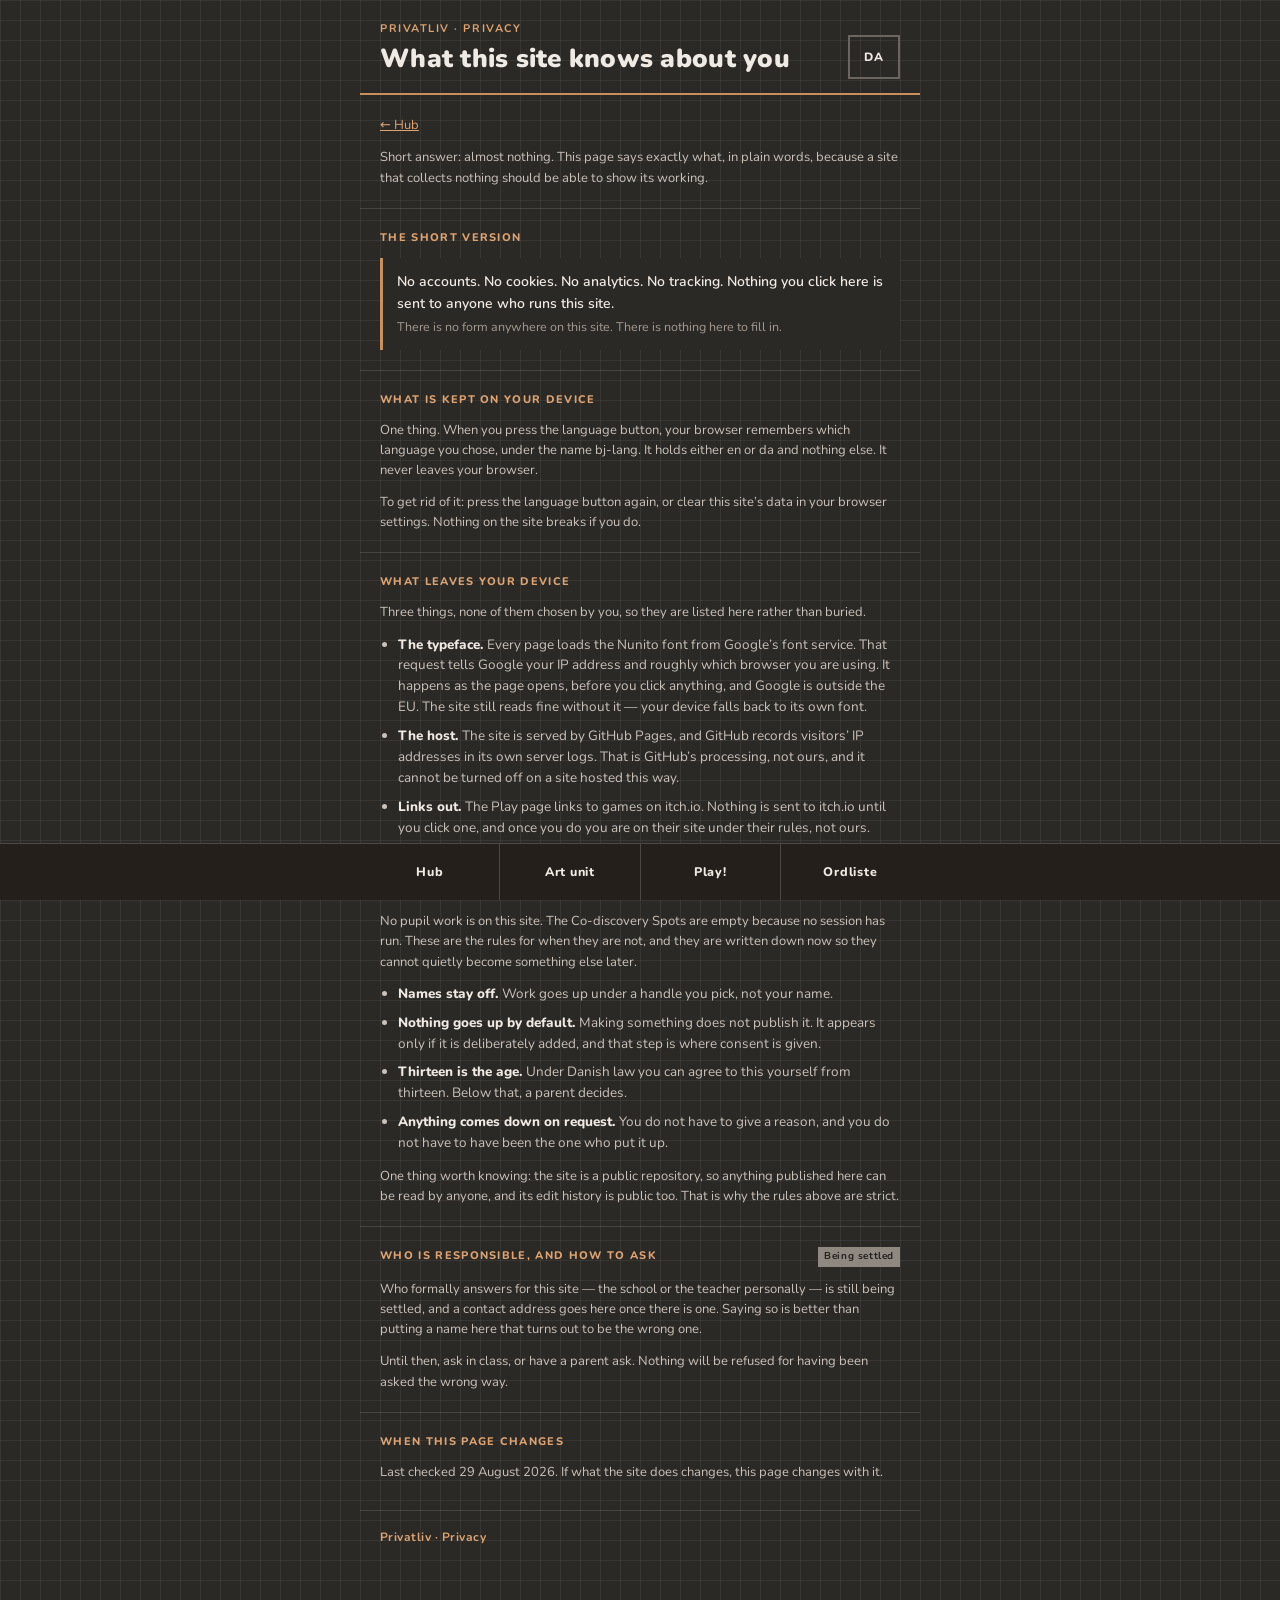
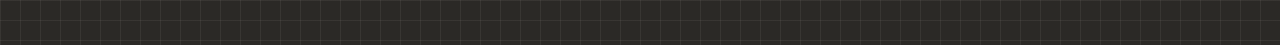
<file: privacy.html>
<!DOCTYPE html>
<html lang="en">
<head>
<meta charset="utf-8">
<meta name="viewport" content="width=device-width, initial-scale=1">
<title>Privacy — Bitsy Jam</title>
<meta name="description" content="What this site stores, what leaves your device, and the rules for pupil work. No cookies, no analytics.">
<link rel="preconnect" href="https://fonts.googleapis.com">
<link rel="preconnect" href="https://fonts.gstatic.com" crossorigin>
<link href="https://fonts.googleapis.com/css2?family=Nunito:wght@400;600;700;800;900&display=swap" rel="stylesheet">
<link rel="stylesheet" href="css/tokens.css">
<link rel="stylesheet" href="css/portal.css">
</head>
<body>
<a class="skip-link" href="#short" data-i18n="priv.skip">Skip to the short version</a>

<div class="shell">

  <header class="masthead">
    <div class="masthead__titles">
      <span class="eyebrow">Privatliv · Privacy</span>
      <h1 data-i18n="priv.title">What this site knows about you</h1>
    </div>
    <div class="lang">
      <button type="button" class="lang__btn" data-lang-toggle data-i18n-aria="lang.switch" aria-label="Switch to Danish"><span data-i18n="lang.other">DA</span></button>
    </div>
  </header>

  <section class="band">
    <p class="note"><a href="index.html">&larr; <span data-i18n="bar.sheets">Hub</span></a></p>
    <p class="note" data-i18n="priv.lead">Short answer: almost nothing. This page says exactly what, in plain words, because a site that collects nothing should be able to show its working.</p>
  </section>

  <section class="band" id="short" aria-labelledby="short-h">
    <h2 class="band__head" id="short-h" data-i18n="priv.short.head">The short version</h2>
    <div class="rules">
      <div class="rules__group">
        <p data-i18n="priv.short.text">No accounts. No cookies. No analytics. No tracking. Nothing you click here is sent to anyone who runs this site.</p>
        <p class="solo" data-i18n="priv.short.solo">There is no form anywhere on this site. There is nothing here to fill in.</p>
      </div>
    </div>
  </section>

  <section class="band" aria-labelledby="dev-h">
    <h2 class="band__head" id="dev-h" data-i18n="priv.dev.head">What is kept on your device</h2>
    <p class="note" data-i18n="priv.dev.text">One thing. When you press the language button, your browser remembers which language you chose, under the name bj-lang. It holds either en or da and nothing else. It never leaves your browser.</p>
    <p class="note" data-i18n="priv.dev.clear">To get rid of it: press the language button again, or clear this site's data in your browser settings. Nothing on the site breaks if you do.</p>
  </section>

  <section class="band" aria-labelledby="out-h">
    <h2 class="band__head" id="out-h" data-i18n="priv.out.head">What leaves your device</h2>
    <p class="note" data-i18n="priv.out.lead">Three things, none of them chosen by you, so they are listed here rather than buried.</p>
    <ul class="points">
      <li>
        <strong data-i18n="priv.out.font.t">The typeface.</strong>
        <span data-i18n="priv.out.font.d">Every page loads the Nunito font from Google's font service. That request tells Google your IP address and roughly which browser you are using. It happens as the page opens, before you click anything, and Google is outside the EU. The site still reads fine without it — your device falls back to its own font.</span>
      </li>
      <li>
        <strong data-i18n="priv.out.host.t">The host.</strong>
        <span data-i18n="priv.out.host.d">The site is served by GitHub Pages, and GitHub records visitors' IP addresses in its own server logs. That is GitHub's processing, not ours, and it cannot be turned off on a site hosted this way.</span>
      </li>
      <li>
        <strong data-i18n="priv.out.links.t">Links out.</strong>
        <span data-i18n="priv.out.links.d">The Play page links to games on itch.io. Nothing is sent to itch.io until you click one, and once you do you are on their site under their rules, not ours.</span>
      </li>
    </ul>
  </section>

  <section class="band" aria-labelledby="work-h">
    <div class="band__headrow">
      <h2 class="band__head" id="work-h" data-i18n="priv.work.head">Pupil work</h2>
      <span class="stamp" data-i18n="priv.work.stamp">Nothing published yet</span>
    </div>
    <p class="note" data-i18n="priv.work.lead">No pupil work is on this site. The Co-discovery Spots are empty because no session has run. These are the rules for when they are not, and they are written down now so they cannot quietly become something else later.</p>
    <ul class="points">
      <li><strong data-i18n="priv.work.a.t">Names stay off.</strong> <span data-i18n="priv.work.a.d">Work goes up under a handle you pick, not your name.</span></li>
      <li><strong data-i18n="priv.work.b.t">Nothing goes up by default.</strong> <span data-i18n="priv.work.b.d">Making something does not publish it. It appears only if it is deliberately added, and that step is where consent is given.</span></li>
      <li><strong data-i18n="priv.work.c.t">Thirteen is the age.</strong> <span data-i18n="priv.work.c.d">Under Danish law you can agree to this yourself from thirteen. Below that, a parent decides.</span></li>
      <li><strong data-i18n="priv.work.d.t">Anything comes down on request.</strong> <span data-i18n="priv.work.d.d">You do not have to give a reason, and you do not have to have been the one who put it up.</span></li>
    </ul>
    <p class="note" data-i18n="priv.work.repo">One thing worth knowing: the site is a public repository, so anything published here can be read by anyone, and its edit history is public too. That is why the rules above are strict.</p>
  </section>

  <section class="band" aria-labelledby="who-h">
    <div class="band__headrow">
      <h2 class="band__head" id="who-h" data-i18n="priv.who.head">Who is responsible, and how to ask</h2>
      <span class="stamp" data-i18n="priv.who.stamp">Being settled</span>
    </div>
    <p class="note" data-i18n="priv.who.text">Who formally answers for this site — the school or the teacher personally — is still being settled, and a contact address goes here once there is one. Saying so is better than putting a name here that turns out to be the wrong one.</p>
    <p class="note" data-i18n="priv.who.now">Until then, ask in class, or have a parent ask. Nothing will be refused for having been asked the wrong way.</p>
  </section>

  <section class="band">
    <h2 class="band__head" data-i18n="priv.when.head">When this page changes</h2>
    <p class="note" data-i18n="priv.when.text">Last checked 29 August 2026. If what the site does changes, this page changes with it.</p>
  </section>

  <footer class="siteft">
    <a href="privacy.html" aria-current="page">Privatliv · Privacy</a>
  </footer>

</div>

<nav class="tabbar" aria-label="Portal">
  <div class="tabbar__inner">
    <a href="index.html" data-i18n="bar.sheets">Hub</a>
    <a href="art.html" data-i18n="bar.art">Art unit</a>
    <a href="play.html" data-i18n="bar.play">Play!</a>
    <a href="glossary.html" data-i18n="bar.gloss">Ordliste</a>
  </div>
</nav>

<script src="js/i18n.js"></script>
</body>
</html>
</file>
<file: css/tokens.css>
/* Bitsy Jam portal — design tokens.
   Pupil-facing pages inherit this file and nothing else. Do not add a second palette. */

:root {
  /* Surfaces */
  --bg-page: #2B2926;
  --bg-card: #252320;
  --bg-raise: #3A3733;
  --bg-bar: #241F1B;
  /* The one band on the Hub that is work to do rather than something to read. */
  --bg-key: #2F2C28;

  /* Ink */
  --text-strong: #EFEAE3;
  --text-body: #D6D0C8;
  --text-soft: #C9C2BA;
  --text-muted: #A39A90;
  --text-dim: #8F8880;

  /* Accent — one accent, on purpose */
  --accent: #C98F5C;
  --accent-text: #DDA372;
  --accent-hover: #EFC59B;
  --accent-on: #241F1B;

  /* Confirmation ink, used with a mark as well as a colour */
  --ok-text: #B7C0AC;

  /* Lines */
  --line: rgba(239, 234, 227, 0.14);
  --line-strong: rgba(239, 234, 227, 0.2);
  --border: #6B6560;
  --border-dim: #5C5751;
  --grid-ink: rgba(230, 225, 218, 0.07);
  --grid-ink-key: rgba(239, 234, 227, 0.06);

  /* Tile overlay ink, read by js/sprites.js */
  --tile-grid: rgba(239, 234, 227, 0.14);
  --tile-grid-edge: rgba(239, 234, 227, 0.38);

  /* Type */
  --font-body: 'Nunito', system-ui, -apple-system, sans-serif;

  /* Rhythm */
  --pad: 20px;
  --tap: 44px;
}

*, *::before, *::after { box-sizing: border-box; }

html { background: var(--bg-page); -webkit-text-size-adjust: 100%; }

body {
  margin: 0;
  background: var(--bg-page);
  background-image:
    linear-gradient(to right, var(--grid-ink) 1px, transparent 1px),
    linear-gradient(to bottom, var(--grid-ink) 1px, transparent 1px);
  background-size: 20px 20px;
  color: var(--text-strong);
  font-family: var(--font-body);
  font-weight: 400;
  line-height: 1.55;
  text-wrap: pretty;
}

a { color: var(--accent-text); }
a:hover { color: var(--accent-hover); }

:focus-visible { outline: 2px solid var(--accent-text); outline-offset: 2px; }

h1, h2, h3 { margin: 0; }

canvas, img { image-rendering: pixelated; }

.skip-link {
  position: absolute; left: -9999px; top: 0; z-index: 9;
  background: var(--accent); color: var(--accent-on);
  font-weight: 800; font-size: 12px; padding: 8px 12px; text-decoration: none;
}
.skip-link:focus { left: 8px; top: 8px; }

.visually-hidden {
  position: absolute; width: 1px; height: 1px; overflow: hidden;
  clip-path: inset(50%); white-space: nowrap;
}

@media (prefers-reduced-motion: reduce) {
  * { animation-duration: 0.01ms !important; transition-duration: 0.01ms !important; }
}
</file>
<file: css/portal.css>
/* Bitsy Jam portal — layout and components. Tokens live in tokens.css. */

.shell {
  width: 100%;
  max-width: 560px;
  margin: 0 auto;
  padding-bottom: 76px; /* clears the fixed bottom bar */
}

/* ---- header ---- */

.masthead {
  display: flex; align-items: flex-end; gap: 12px;
  padding: 20px var(--pad) 14px;
  border-bottom: 2px solid var(--accent);
}
.masthead__titles { display: flex; flex-direction: column; gap: 2px; }
.eyebrow {
  font-weight: 700; font-size: 11px; letter-spacing: 0.14em;
  color: var(--accent-text); text-transform: uppercase;
}
.masthead h1 { font-weight: 900; font-size: 26px; letter-spacing: 0.01em; }

.lang { margin-left: auto; display: flex; flex-direction: column; align-items: flex-end; gap: 3px; }
.lang__btn {
  min-height: var(--tap); min-width: 52px; padding: 7px 11px; cursor: pointer;
  background: transparent; border: 2px solid var(--border);
  color: var(--text-strong); font-family: var(--font-body);
  font-weight: 800; font-size: 12px; letter-spacing: 0.06em;
}
.lang__btn:hover { border-color: var(--accent-text); color: var(--accent-text); }
.lang__note { font-weight: 600; font-size: 10px; color: var(--text-muted); }

/* ---- sheet index ---- */

.sheets { display: flex; flex-direction: column; }
.sheet {
  display: flex; align-items: center; gap: 14px;
  min-height: var(--tap); padding: 15px var(--pad);
  border-bottom: 1px solid var(--line); text-decoration: none;
}
.sheet:last-child { border-bottom: 2px solid var(--accent); }
a.sheet:hover { background: var(--bg-raise); }
.sheet__num { font-weight: 800; font-size: 11px; color: var(--accent-text); min-width: 26px; }
.sheet__name { font-weight: 800; font-size: 16px; color: var(--text-strong); }
.sheet__meta { margin-left: auto; font-weight: 600; font-size: 12px; color: var(--text-muted); }
.sheet__chev { font-weight: 800; font-size: 14px; color: var(--text-muted); }

.sheet--pending .sheet__num { color: var(--text-dim); }
.sheet--pending .sheet__name { color: var(--text-muted); }

.stamp {
  margin-left: auto;
  font-weight: 700; font-size: 10px; letter-spacing: 0.06em;
  color: var(--accent-on); background: var(--text-dim); padding: 2px 6px;
}

/* ---- sections ---- */

.band { padding: var(--pad); display: flex; flex-direction: column; gap: 12px; }
.band + .band { border-top: 1px solid var(--line); }
.band__head {
  font-weight: 800; font-size: 11px; letter-spacing: 0.12em;
  color: var(--accent-text); text-transform: uppercase;
}
.band__headrow { display: flex; align-items: baseline; gap: 10px; flex-wrap: wrap; }

/* ---- activity ---- */

.activity {
  background: var(--bg-card); border: 1px solid var(--line-strong);
  padding: 16px; display: flex; flex-direction: column; gap: 14px;
}
.activity__head { display: flex; align-items: baseline; gap: 10px; flex-wrap: wrap; }
.activity h3 { font-weight: 900; font-size: 18px; }
.activity__slug { font-family: ui-monospace, Menlo, monospace; font-weight: 700; font-size: 11px; color: var(--text-muted); }

.pair { display: flex; flex-wrap: wrap; gap: 14px; margin: 0; }
.pair figure { margin: 0; display: flex; flex-direction: column; gap: 6px; flex: none; }
.pair__frame { border: 1px solid var(--border); line-height: 0; }
.pair figcaption { font-weight: 700; font-size: 12px; max-width: 136px; }
.pair__reject figcaption { color: var(--accent-text); }
.pair__keeper figcaption { color: var(--ok-text); }

.rules {
  display: flex; flex-direction: column; gap: 10px;
  padding: 13px 14px; background: var(--bg-page); border-left: 3px solid var(--accent);
}
.rules__group { display: flex; flex-direction: column; gap: 3px; }
.rules__label { font-weight: 800; font-size: 10.5px; letter-spacing: 0.1em; color: var(--accent-text); }
.rules p { margin: 0; font-size: 14px; font-weight: 600; color: var(--text-strong); }
.rules .solo { font-size: 12.5px; font-weight: 400; color: var(--text-muted); }

.note { margin: 0; font-size: 13px; color: var(--text-soft); }

.actions { display: flex; flex-wrap: wrap; gap: 8px; }
.btn {
  display: inline-flex; align-items: center; min-height: var(--tap);
  padding: 11px 14px; text-decoration: none;
  font-weight: 800; font-size: 12.5px; letter-spacing: 0.04em;
}
.btn--primary { background: var(--accent); color: var(--accent-on); }
.btn--primary:hover { background: var(--accent-hover); color: var(--accent-on); }
.btn--ghost { border: 2px solid var(--border); color: var(--text-strong); }
.btn--ghost:hover { border-color: var(--accent-text); }
.btn--pending {
  border: 2px dashed var(--border-dim); color: var(--text-dim); cursor: not-allowed;
}

/* ---- glossary ---- */

.gloss { margin: 0; display: flex; flex-direction: column; }
.gloss__row {
  display: flex; align-items: baseline; gap: 10px;
  padding: 11px 0; border-bottom: 1px solid var(--line);
}
.gloss dt { font-weight: 800; font-size: 14.5px; color: var(--text-strong); min-width: 104px; }
.gloss dd { margin: 0; font-size: 14px; color: var(--text-soft); }
.mark {
  margin-left: auto; font-weight: 700; font-size: 10px; letter-spacing: 0.06em;
  color: var(--text-muted); border: 1px solid var(--border); padding: 2px 6px;
}
.mark--ours { color: var(--accent-text); border-color: var(--accent); }
.decoy { margin: 0; font-size: 12.5px; color: var(--text-muted); }
.decoy strong { color: var(--text-strong); font-weight: 700; }

/* ---- spots empty state ---- */

.empty {
  border: 1px dashed var(--border); background: var(--bg-card);
  padding: 18px 16px; display: flex; gap: 14px; align-items: flex-start;
}
.empty__copy { display: flex; flex-direction: column; gap: 7px; }
.empty__copy p { margin: 0; }
.empty__lead { font-size: 14px; font-weight: 700; color: var(--text-strong); }
.empty__sub { font-size: 13px; color: var(--text-muted); }

/* ---- persistent bottom bar ---- */

.tabbar {
  position: fixed; bottom: 0; left: 0; right: 0;
  background: var(--bg-bar); border-top: 1px solid var(--line-strong);
  display: flex; justify-content: center;
}
.tabbar__inner { width: 100%; max-width: 560px; display: flex; }
.tabbar a {
  flex: 1; min-height: 56px; display: flex; align-items: center; justify-content: center;
  text-decoration: none; color: var(--text-strong);
  font-weight: 800; font-size: 12.5px; letter-spacing: 0.06em;
}
.tabbar a + a { border-left: 1px solid var(--line-strong); }
.tabbar a:hover { background: #332E29; color: var(--text-strong); }
.tabbar a[aria-current="page"] { color: var(--accent-text); }

/* ---- build order page ---- */

.step {
  display: flex; gap: 16px; align-items: flex-start;
  padding: 16px; margin-bottom: 12px;
  background: var(--bg-card); border: 1px solid var(--line-strong);
}
.step--done { border-color: var(--accent); }
.step__num { font-weight: 900; font-size: 24px; line-height: 1; color: var(--accent-text); opacity: 0.6; min-width: 34px; flex: none; }
.step__body { flex: 1; min-width: 0; display: flex; flex-direction: column; gap: 6px; }
.step__title { display: flex; align-items: baseline; gap: 8px; flex-wrap: wrap; }
.step h3 { font-weight: 800; font-size: 16px; color: var(--text-strong); }
.tag {
  font-weight: 800; font-size: 10px; text-transform: uppercase; letter-spacing: 0.05em;
  padding: 2px 7px; border: 1px solid var(--border); color: var(--text-muted);
}
.tag--accent { border-color: var(--accent); color: var(--accent-text); }
.step__when { font-weight: 700; font-size: 10.5px; letter-spacing: 0.06em; color: var(--text-muted); text-transform: uppercase; }
.step p { margin: 0; font-size: 14px; color: var(--text-soft); }
.step__ask {
  background: var(--bg-page); border-left: 3px solid var(--border);
  padding: 9px 12px; display: flex; flex-direction: column; gap: 3px;
}
.step__ask span { font-weight: 800; font-size: 10px; letter-spacing: 0.06em; color: var(--text-muted); text-transform: uppercase; }
.step__ask em { font-size: 13.5px; color: var(--text-strong); }
.step__done { font-size: 13px; font-weight: 700; color: var(--accent-text); }

.callout {
  background: var(--bg-card); border: 1px solid var(--accent);
  padding: 14px 16px; margin-bottom: 14px;
}
.callout p { margin: 0; font-size: 14px; font-weight: 600; color: var(--text-strong); }

pre.brief {
  white-space: pre-wrap; margin: 0;
  font-family: ui-monospace, Menlo, monospace; font-size: 12.5px; line-height: 1.65;
  color: var(--text-body); background: var(--bg-card);
  border: 1px dashed var(--border); padding: 14px 16px;
}

/* ---- deeper dive: art.html ---- */

.jump { display: flex; flex-wrap: wrap; gap: 8px; }
.jump a {
  display: inline-flex; align-items: center; min-height: var(--tap);
  padding: 9px 12px; border: 1px solid var(--border); text-decoration: none;
  color: var(--text-strong); font-weight: 800; font-size: 12px; letter-spacing: 0.04em;
}
.jump a:hover { border-color: var(--accent-text); color: var(--accent-text); }

.define { background: var(--bg-card); border-left: 3px solid var(--accent); padding: 13px 15px; }
.define p { margin: 0; font-size: 15px; color: var(--text-strong); }

h3.sub {
  font-weight: 800; font-size: 12px; letter-spacing: 0.08em; text-transform: uppercase;
  color: var(--text-muted); margin-top: 4px;
}

.points { margin: 0; padding-left: 18px; display: flex; flex-direction: column; gap: 8px; }
.points li { font-size: 13.5px; color: var(--text-soft); }
.points strong { color: var(--text-strong); font-weight: 800; }

.trio, .quad { display: flex; flex-wrap: wrap; gap: 12px; }
.trio figure, .quad figure { margin: 0; display: flex; flex-direction: column; gap: 6px; flex: none; }
.trio figcaption, .quad figcaption { font-weight: 700; font-size: 12px; color: var(--text-muted); }

/* room diagrams */
.room { position: relative; display: inline-block; border: 1px solid var(--border); line-height: 0; }
.room__labels { position: absolute; inset: 0; pointer-events: none; }
.room__label {
  position: absolute; white-space: nowrap;
  font-family: var(--font-body); font-weight: 700; font-size: 10px; line-height: 1.3;
  color: var(--text-strong); background: rgba(20, 18, 16, 0.85);
  border: 1px solid var(--border-dim); padding: 1px 4px;
}

/* ---- tile test tool ---- */

.tool { background: var(--bg-card); border: 1px solid var(--line-strong); padding: 14px; display: flex; flex-direction: column; gap: 14px; }
.tool__label { font-weight: 800; font-size: 10.5px; letter-spacing: 0.1em; text-transform: uppercase; color: var(--accent-text); }

.tool__palette { display: flex; flex-direction: column; gap: 8px; }
.tool__pairs { display: flex; flex-wrap: wrap; gap: 6px; }
.tool__pairs button {
  display: inline-flex; align-items: center; gap: 7px; min-height: var(--tap);
  padding: 8px 11px; cursor: pointer; background: transparent;
  border: 1px solid var(--border); color: var(--text-body);
  font-family: var(--font-body); font-weight: 700; font-size: 12px;
}
.tool__pairs button:hover { border-color: var(--accent-text); color: var(--text-strong); }
.tool__pairs button[aria-pressed="true"] { border-color: var(--accent); color: var(--accent-text); background: rgba(201, 143, 92, 0.1); }
.swatch__chip {
  width: 18px; height: 18px; display: inline-flex; align-items: center; justify-content: center;
  border: 1px solid; flex: none;
}
.swatch__chip span { width: 8px; height: 8px; display: block; }

.tool__custom { display: flex; flex-wrap: wrap; gap: 12px; }
.tool__custom label {
  display: inline-flex; align-items: center; gap: 7px;
  font-weight: 700; font-size: 12px; color: var(--text-muted);
}
.tool__custom input[type="color"] {
  width: 34px; height: 30px; padding: 0; cursor: pointer;
  background: transparent; border: 1px solid var(--border);
}

.tool__cols { display: flex; flex-wrap: wrap; gap: 18px; }
.tool__col { display: flex; flex-direction: column; gap: 7px; flex: none; }
.tool__col canvas { border: 1px solid var(--border); cursor: crosshair; touch-action: none; }
.tool__col canvas[data-tt-repeat] { cursor: default; }
.tool__hint { margin: 0; font-size: 11.5px; color: var(--text-muted); max-width: 210px; }
.tool__count { margin: 0; font-weight: 700; font-size: 11.5px; color: var(--accent-text); }
.tool__row { display: flex; flex-wrap: wrap; gap: 6px; }
.tool__refs { display: flex; flex-direction: column; gap: 8px; border-top: 1px solid var(--line); padding-top: 12px; }

.chip {
  min-height: var(--tap); padding: 8px 12px; cursor: pointer;
  background: transparent; border: 1px solid var(--border); color: var(--text-body);
  font-family: var(--font-body); font-weight: 700; font-size: 12px;
}
.chip:hover { border-color: var(--accent-text); color: var(--text-strong); }
.chip[aria-pressed="true"] { border-color: var(--accent); color: var(--accent-text); background: rgba(201, 143, 92, 0.1); }

/* ---- wide reference layout with a bookmarkable sidebar ---- */

.shell--wide { max-width: 920px; }

.layout { display: flex; flex-direction: column; }
.layout__main { min-width: 0; }

.sidenav {
  padding: 14px var(--pad);
  border-top: 1px solid var(--line);
  border-bottom: 1px solid var(--line);
  background: var(--bg-page);
}
.sidenav__label {
  display: block; margin-bottom: 8px;
  font-weight: 800; font-size: 10.5px; letter-spacing: 0.12em; text-transform: uppercase;
  color: var(--text-muted);
}
.sidenav__list, .sidenav__sub { list-style: none; margin: 0; padding: 0; }
.sidenav__list { display: flex; flex-wrap: wrap; gap: 6px; counter-reset: topic; }
.sidenav__list > li { display: contents; }
.sidenav__sub { display: none; }
.sidenav a {
  display: inline-flex; align-items: center; min-height: var(--tap);
  padding: 8px 12px; text-decoration: none;
  border: 1px solid var(--border); color: var(--text-body);
  font-weight: 700; font-size: 12.5px;
}
.sidenav a:hover { border-color: var(--accent-text); color: var(--text-strong); }
.sidenav a[aria-current="true"] {
  border-color: var(--accent); color: var(--accent-text); background: rgba(201, 143, 92, 0.1);
}
.sidenav__hint { display: none; }

@media (min-width: 880px) {
  .layout {
    flex-direction: row;
    align-items: flex-start;
    gap: 8px;
  }
  .sidenav {
    position: sticky; top: 0;
    flex: none; width: 232px;
    border: none; border-right: 1px solid var(--line);
    padding: var(--pad);
    max-height: 100vh; overflow-y: auto;
  }
  .layout__main { flex: 1; }
  .sidenav__list { flex-direction: column; gap: 2px; }
  .sidenav__list > li { display: block; }
  .sidenav__sub { display: block; margin: 2px 0 6px 14px; }
  .sidenav a { display: flex; min-height: 38px; border: none; border-left: 2px solid var(--line); padding: 7px 11px; }
  .sidenav a:hover { border-left-color: var(--accent-text); background: var(--bg-card); }
  .sidenav a[aria-current="true"] { border-left-color: var(--accent); background: var(--bg-card); }
  .sidenav__sub a { font-weight: 600; font-size: 11.5px; color: var(--text-muted); }
  .sidenav__hint { display: block; margin: 14px 0 0; font-size: 11px; color: var(--text-dim); }
}

/* ---- play: game carousel ---- */

/* Geometry follows the design component it came from — one centred card, arrows
   and dots beneath. The component's own palette is dropped; colour comes from
   the portal tokens like everywhere else. */
.carousel { max-width: 460px; margin: 0 auto; }

/* Before js/carousel.js runs the viewport scrolls, so all three games are
   reachable without JavaScript. Once it is ready the track slides instead. */
.carousel__viewport {
  overflow-x: auto;
  scroll-snap-type: x mandatory;
  -webkit-overflow-scrolling: touch;
  border-radius: 10px;
}
.carousel__track { display: flex; }
.carousel__track > * { min-width: 100%; scroll-snap-align: start; }

.carousel__nav, .carousel__count { display: none; }

.carousel[data-carousel-ready] .carousel__viewport { overflow: hidden; scroll-snap-type: none; }
.carousel[data-carousel-ready] .carousel__track { transition: transform 0.35s cubic-bezier(0.4, 0, 0.2, 1); }
.carousel[data-carousel-ready] .carousel__nav { display: flex; }
.carousel[data-carousel-ready] .carousel__count { display: block; }

.carousel__nav { align-items: center; justify-content: center; gap: 14px; margin-top: 14px; }
.carousel__arrow {
  min-height: var(--tap); min-width: 46px; cursor: pointer; border-radius: 4px;
  background: transparent; border: 1px solid var(--border); color: var(--text-muted);
  font-family: var(--font-body); font-size: 12px;
}
.carousel__arrow:hover:not(:disabled) { border-color: var(--accent-text); color: var(--accent-text); }
.carousel__arrow:disabled { opacity: 0.3; cursor: default; }

.carousel__dots { display: flex; gap: 2px; align-items: center; }
.carousel__dot {
  min-height: var(--tap); min-width: 20px; padding: 0; cursor: pointer;
  background: transparent; border: none;
  display: inline-flex; align-items: center; justify-content: center;
}
.carousel__dot::before {
  content: ""; display: block; width: 8px; height: 8px; border-radius: 2px;
  background: var(--border); transition: width 0.15s, background 0.15s;
}
.carousel__dot:hover::before { background: var(--text-muted); }
.carousel__dot[aria-current="true"]::before { width: 18px; background: var(--accent); }

.carousel__count {
  margin: 8px 0 0; text-align: center;
  font-weight: 800; font-size: 10.5px; letter-spacing: 0.12em; color: var(--text-muted);
}

/* ---- play: one game card ---- */

.game {
  background: var(--bg-card); border: 2px solid var(--border); border-radius: 10px;
  display: flex; flex-direction: column; overflow: hidden;
}
.game__top { display: flex; gap: 12px; padding: 16px 16px 10px; }
.game__icon { font-size: 30px; line-height: 1; flex: none; }
.game__meta { min-width: 0; display: flex; flex-direction: column; gap: 3px; }
.game__title { font-weight: 900; font-size: 18px; color: var(--text-strong); }
.game__creator { margin: 0; font-size: 12.5px; color: var(--text-muted); }
.game__rating { margin: 0; display: flex; align-items: baseline; gap: 7px; flex-wrap: wrap; }
.game__rating .stars { font-size: 12px; color: var(--accent-text); letter-spacing: 0.06em; }
.game__rating .count { font-size: 11.5px; color: var(--text-muted); }

.game__body { padding: 0 16px 12px; display: flex; flex-direction: column; gap: 10px; }
.game__desc { margin: 0; font-size: 14px; color: var(--text-body); }
.game__look {
  margin: 0; padding: 9px 12px; font-size: 13.5px; font-weight: 600; color: var(--text-strong);
  background: var(--bg-page); border-left: 3px solid var(--accent);
}

.game__tags { list-style: none; margin: 0; padding: 0; display: flex; flex-wrap: wrap; gap: 6px; }
.game__tags .tag { text-transform: none; font-size: 10.5px; letter-spacing: 0.03em; border-radius: 4px; }

.game__foot {
  display: flex; align-items: center; justify-content: space-between; gap: 12px;
  flex-wrap: wrap; padding: 12px 16px; border-top: 1px solid var(--line); margin-top: auto;
}
.game__mod { margin: 0; flex: 1 1 180px; font-size: 11.5px; color: var(--text-muted); }
.game__play { flex: none; border-radius: 6px; }

@media (max-width: 380px) {
  .tabbar a { font-size: 11px; letter-spacing: 0.02em; padding: 0 3px; text-align: center; }
}

/* ---- the Hub's key band: the thing to actually go and do ----
   Everything else on the Hub is a reference you dip into. This one is the
   activity, so it gets a panel of its own: denser grid, heavier heading, and
   an accent frame on the card. The weight is carried by size, border and
   backdrop as well as colour, and a stamp says it in words for anyone who
   gets none of that. */

.band--key {
  background-color: var(--bg-key);
  background-image:
    linear-gradient(to right, var(--grid-ink-key) 1px, transparent 1px),
    linear-gradient(to bottom, var(--grid-ink-key) 1px, transparent 1px);
  background-size: 10px 10px;
  padding-top: 22px; padding-bottom: 24px;
  border-bottom: 2px solid var(--accent);
}
/* The sheet index above already ends on an accent rule — no second line. */
.band--key + .band { border-top: none; }

.band--key .band__head { font-size: 13px; letter-spacing: 0.14em; color: var(--accent-hover); }

.stamp--accent { background: var(--accent); color: var(--accent-on); }

.activity--key { border: 2px solid var(--accent); }
.activity--key h3 { font-size: 20px; }

/* ---- site footer ----
   One link, quiet, above the fixed tab bar. The label is the same string in
   both languages — like "Ordliste · Glossary" — so it still reads correctly on
   the two pages that do not yet load i18n.js. */

.siteft {
  margin-top: 8px;
  padding: 4px var(--pad) 10px;
  border-top: 1px solid var(--line);
  display: flex; flex-wrap: wrap; gap: 14px; align-items: center;
}
.siteft a {
  display: inline-flex; align-items: center; min-height: var(--tap);
  text-decoration: none; color: var(--text-muted);
  font-weight: 700; font-size: 12px; letter-spacing: 0.04em;
}
.siteft a:hover { color: var(--accent-text); text-decoration: underline; }
.siteft a[aria-current="page"] { color: var(--accent-text); }
</file>
